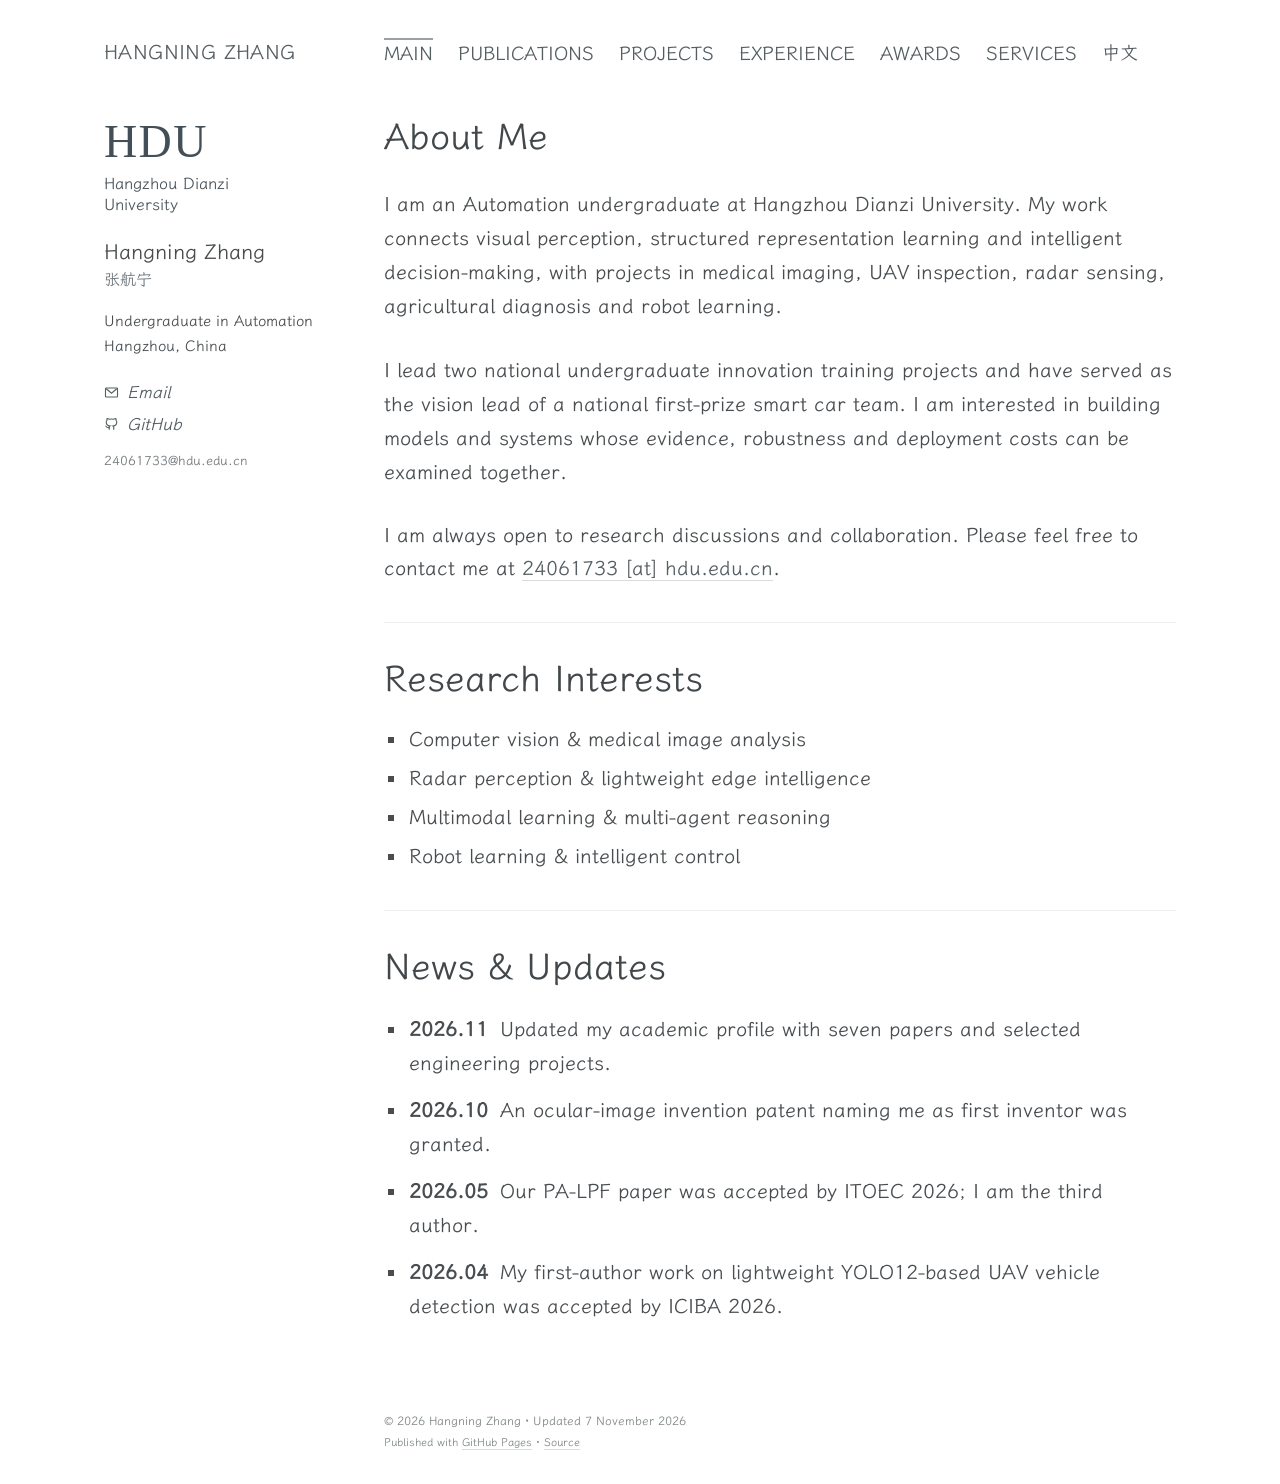
<file: index.html>
<!doctype html>
<html lang="en">
<head>
  <meta charset="utf-8">
  <meta name="viewport" content="width=device-width, initial-scale=1">
  <meta name="description" content="About Me · Hangning Zhang · Hangzhou Dianzi University">
  <meta name="theme-color" content="#ffffff">
  <title>About Me – Hangning Zhang</title>
  <link rel="icon" href="./favicon.svg" type="image/svg+xml">
  <link rel="preload" href="./assets/wenkai-subset.woff" as="font" type="font/woff" crossorigin>
  <link rel="stylesheet" href="./styles.css?v=20261107-reference">
  <link rel="alternate" hreflang="zh-CN" href="./zh-cn.html">
  <script src="./main.js?v=20261107-reference" defer></script>
</head>
<body data-page="home">
  <a class="skip" href="#main">Skip to content</a>
  <header class="masthead"><div class="masthead-inner">
    <a class="site-name" href="./index.html">HANGNING ZHANG</a>
    <nav class="page-nav" aria-label="Main navigation"><a href="./index.html" aria-current="page">MAIN</a><a href="./publications.html">PUBLICATIONS</a><a href="./projects.html">PROJECTS</a><a href="./experience.html">EXPERIENCE</a><a href="./awards.html">AWARDS</a><a href="./services.html">SERVICES</a><a class="language-link" lang="zh-CN" href="./zh-cn.html">中文</a></nav></div></header>
<div class="page-layout">
  <aside class="profile" aria-label="Profile">
    <a class="university-mark" href="https://www.hdu.edu.cn/" aria-label="Hangzhou Dianzi University"><span class="university-initials" aria-hidden="true">HDU</span><span class="university-name">Hangzhou Dianzi University</span></a>
    <p class="profile-name">Hangning Zhang</p><p class="profile-other-name" lang="zh-CN">张航宁</p>
    <p class="profile-bio">Undergraduate in Automation<br>Hangzhou, China</p>
    <ul class="profile-links">
      <li><a href="mailto:24061733@hdu.edu.cn"><svg viewBox="0 0 20 20" aria-hidden="true"><rect x="2" y="4" width="16" height="12" rx="1"/><path d="m3 5 7 6 7-6"/></svg>Email</a></li>
      <li><a href="https://github.com/zhang-hn-1"><svg viewBox="0 0 20 20" aria-hidden="true"><path d="M7 17v-3c-4 1-4-2-5-2m11 5v-3c0-1-.4-1.6-1-2 3-.3 5-1.5 5-5 0-1-.4-2-1-2.5.2-.7.2-1.5-.2-2.5-1.5 0-2.5.7-3 1a12 12 0 0 0-5.6 0c-.5-.3-1.5-1-3-1-.4 1-.4 1.8-.2 2.5C3.4 5 3 6 3 7c0 3.5 2 4.7 5 5-.6.4-1 1-1 2"/></svg>GitHub</a></li>
    </ul>
    <p class="profile-email">24061733@hdu.edu.cn</p>
  </aside>
  <main id="main"><h1 class="page-title">About Me</h1>
<section id="about"><p class="intro">I am an Automation undergraduate at Hangzhou Dianzi University. My work connects visual perception, structured representation learning and intelligent decision-making, with projects in medical imaging, UAV inspection, radar sensing, agricultural diagnosis and robot learning.</p>
<p class="intro">I lead two national undergraduate innovation training projects and have served as the vision lead of a national first-prize smart car team. I am interested in building models and systems whose evidence, robustness and deployment costs can be examined together.</p></section><p>I am always open to research discussions and collaboration. Please feel free to contact me at <a href="mailto:24061733@hdu.edu.cn">24061733 [at] hdu.edu.cn</a>.</p><section id="interests" class="home-section"><h2>Research Interests</h2><ul><li>Computer vision &amp; medical image analysis</li><li>Radar perception &amp; lightweight edge intelligence</li><li>Multimodal learning &amp; multi-agent reasoning</li><li>Robot learning &amp; intelligent control</li></ul></section><section id="news" class="home-section"><h2>News & Updates</h2><ul class="news-list"><li><span class="news-date">2026.11</span> Updated my academic profile with seven papers and selected engineering projects.</li><li><span class="news-date">2026.10</span> An ocular-image invention patent naming me as first inventor was granted.</li><li><span class="news-date">2026.05</span> Our PA-LPF paper was accepted by ITOEC 2026; I am the third author.</li><li><span class="news-date">2026.04</span> My first-author work on lightweight YOLO12-based UAV vehicle detection was accepted by ICIBA 2026.</li></ul></section></main></div>
<footer class="site-footer"><p>© 2026 Hangning Zhang · Updated 7 November 2026<br><span>Published with <a href="https://pages.github.com/">GitHub Pages</a> · <a href="https://github.com/zhang-hn-1/zhang-hn-1.github.io">Source</a></span></p></footer>
</body>
</html>
</file>
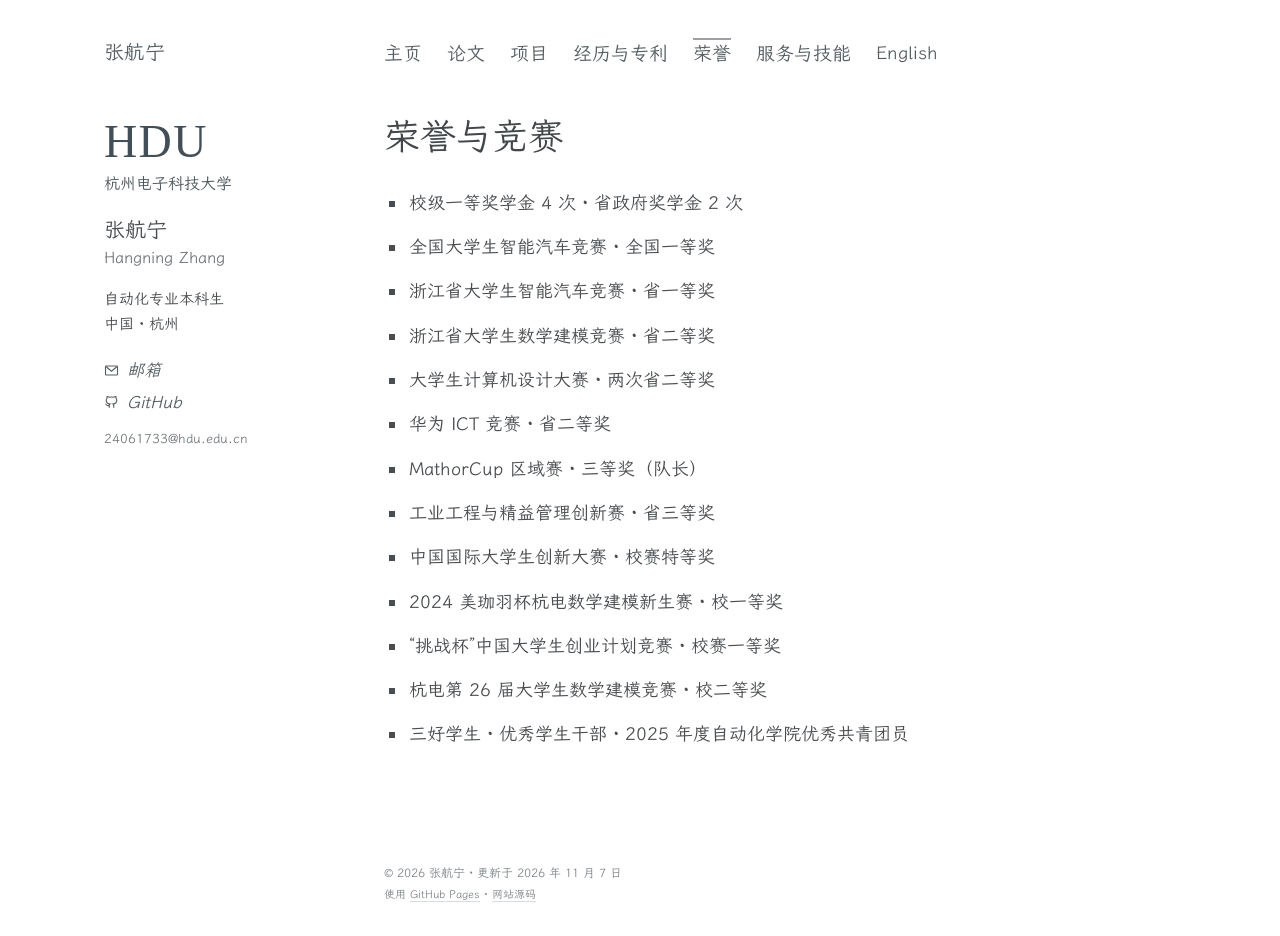
<file: awards-zh.html>
<!doctype html>
<html lang="zh-CN">
<head>
  <meta charset="utf-8">
  <meta name="viewport" content="width=device-width, initial-scale=1">
  <meta name="description" content="荣誉与竞赛 · 张航宁 · 杭州电子科技大学">
  <meta name="theme-color" content="#ffffff">
  <title>荣誉与竞赛 – 张航宁</title>
  <link rel="icon" href="./favicon.svg" type="image/svg+xml">
  <link rel="preload" href="./assets/wenkai-subset.woff" as="font" type="font/woff" crossorigin>
  <link rel="stylesheet" href="./styles.css?v=20261107-reference">
  <link rel="alternate" hreflang="en" href="./awards.html">
  <script src="./main.js?v=20261107-reference" defer></script>
</head>
<body data-page="awards">
  <a class="skip" href="#main">跳至正文</a>
  <header class="masthead"><div class="masthead-inner">
    <a class="site-name" href="./zh-cn.html">张航宁</a>
    <nav class="page-nav" aria-label="主导航"><a href="./zh-cn.html">主页</a><a href="./publications-zh.html">论文</a><a href="./projects-zh.html">项目</a><a href="./experience-zh.html">经历与专利</a><a href="./awards-zh.html" aria-current="page">荣誉</a><a href="./services-zh.html">服务与技能</a><a class="language-link" lang="en" href="./awards.html">English</a></nav></div></header>
<div class="page-layout">
  <aside class="profile" aria-label="个人信息">
    <a class="university-mark" href="https://www.hdu.edu.cn/" aria-label="杭州电子科技大学"><span class="university-initials" aria-hidden="true">HDU</span><span class="university-name">杭州电子科技大学</span></a>
    <p class="profile-name">张航宁</p><p class="profile-other-name" lang="en">Hangning Zhang</p>
    <p class="profile-bio">自动化专业本科生<br>中国 · 杭州</p>
    <ul class="profile-links">
      <li><a href="mailto:24061733@hdu.edu.cn"><svg viewBox="0 0 20 20" aria-hidden="true"><rect x="2" y="4" width="16" height="12" rx="1"/><path d="m3 5 7 6 7-6"/></svg>邮箱</a></li>
      <li><a href="https://github.com/zhang-hn-1"><svg viewBox="0 0 20 20" aria-hidden="true"><path d="M7 17v-3c-4 1-4-2-5-2m11 5v-3c0-1-.4-1.6-1-2 3-.3 5-1.5 5-5 0-1-.4-2-1-2.5.2-.7.2-1.5-.2-2.5-1.5 0-2.5.7-3 1a12 12 0 0 0-5.6 0c-.5-.3-1.5-1-3-1-.4 1-.4 1.8-.2 2.5C3.4 5 3 6 3 7c0 3.5 2 4.7 5 5-.6.4-1 1-1 2"/></svg>GitHub</a></li>
    </ul>
    <p class="profile-email">24061733@hdu.edu.cn</p>
  </aside>
  <main id="main"><h1 class="page-title">荣誉与竞赛</h1>
<section id="honors" class="content-section">
      <ul class="honors">
<li><span>校级一等奖学金 4 次 · 省政府奖学金 2 次</span></li>
<li><span>全国大学生智能汽车竞赛 · 全国一等奖</span></li>
<li><span>浙江省大学生智能汽车竞赛 · 省一等奖</span></li>
<li><span>浙江省大学生数学建模竞赛 · 省二等奖</span></li>
<li><span>大学生计算机设计大赛 · 两次省二等奖</span></li>
<li><span>华为 ICT 竞赛 · 省二等奖</span></li>
<li><span>MathorCup 区域赛 · 三等奖（队长）</span></li>
<li><span>工业工程与精益管理创新赛 · 省三等奖</span></li>
<li><span>中国国际大学生创新大赛 · 校赛特等奖</span></li>
<li><span>2024 美珈羽杯杭电数学建模新生赛 · 校一等奖</span></li>
<li><span>“挑战杯”中国大学生创业计划竞赛 · 校赛一等奖</span></li>
<li><span>杭电第 26 届大学生数学建模竞赛 · 校二等奖</span></li>
<li><span>三好学生 · 优秀学生干部 · 2025 年度自动化学院优秀共青团员</span></li>
</ul></section>
</main></div>
<footer class="site-footer"><p>© 2026 张航宁 · 更新于 2026 年 11 月 7 日<br><span>使用 <a href="https://pages.github.com/">GitHub Pages</a> · <a href="https://github.com/zhang-hn-1/zhang-hn-1.github.io">网站源码</a></span></p></footer>
</body>
</html>
</file>
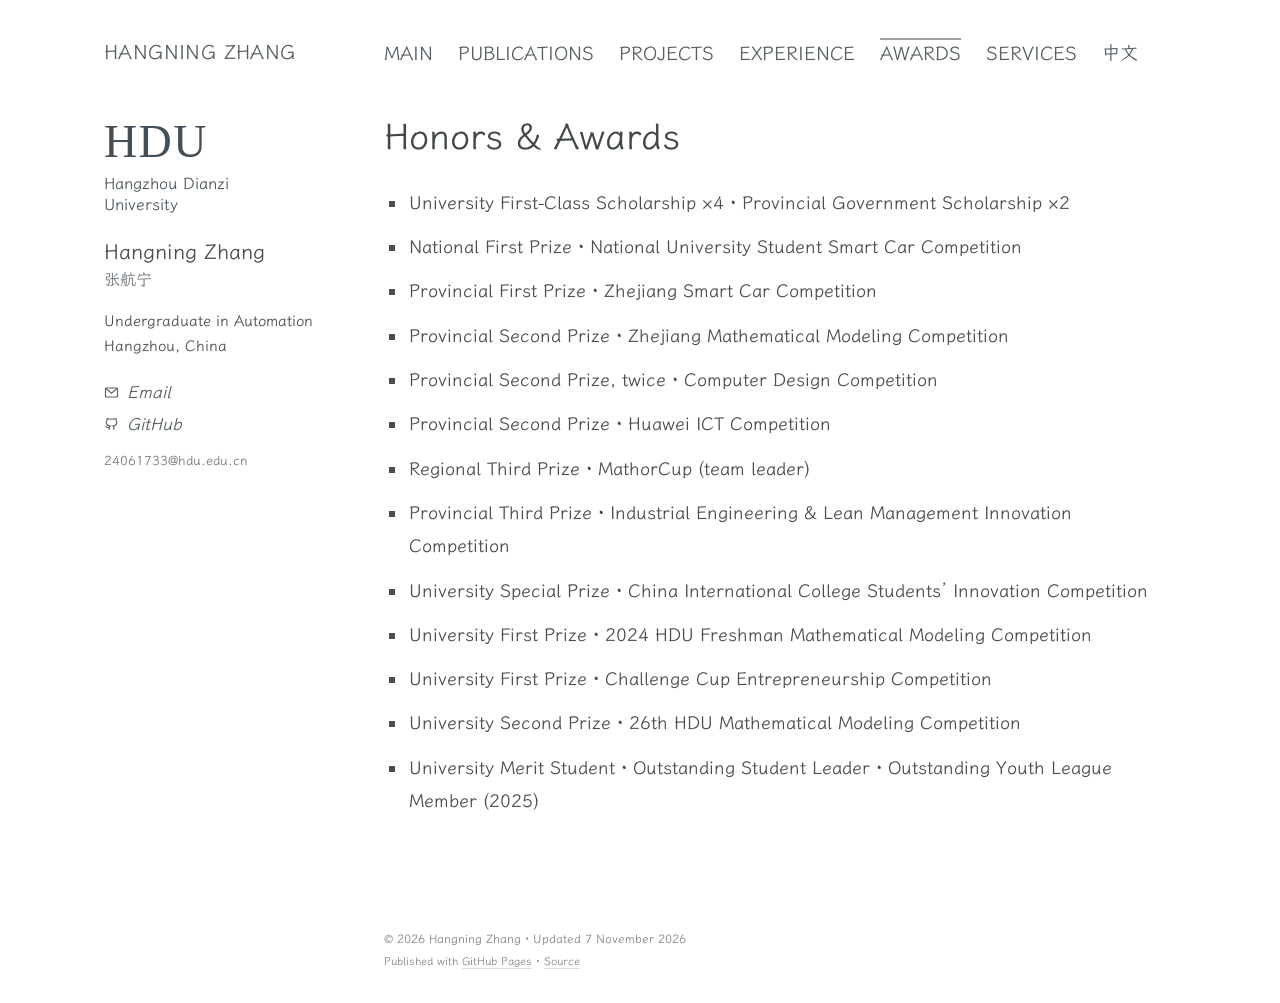
<file: awards.html>
<!doctype html>
<html lang="en">
<head>
  <meta charset="utf-8">
  <meta name="viewport" content="width=device-width, initial-scale=1">
  <meta name="description" content="Honors &amp; Awards · Hangning Zhang · Hangzhou Dianzi University">
  <meta name="theme-color" content="#ffffff">
  <title>Honors &amp; Awards – Hangning Zhang</title>
  <link rel="icon" href="./favicon.svg" type="image/svg+xml">
  <link rel="preload" href="./assets/wenkai-subset.woff" as="font" type="font/woff" crossorigin>
  <link rel="stylesheet" href="./styles.css?v=20261107-reference">
  <link rel="alternate" hreflang="zh-CN" href="./awards-zh.html">
  <script src="./main.js?v=20261107-reference" defer></script>
</head>
<body data-page="awards">
  <a class="skip" href="#main">Skip to content</a>
  <header class="masthead"><div class="masthead-inner">
    <a class="site-name" href="./index.html">HANGNING ZHANG</a>
    <nav class="page-nav" aria-label="Main navigation"><a href="./index.html">MAIN</a><a href="./publications.html">PUBLICATIONS</a><a href="./projects.html">PROJECTS</a><a href="./experience.html">EXPERIENCE</a><a href="./awards.html" aria-current="page">AWARDS</a><a href="./services.html">SERVICES</a><a class="language-link" lang="zh-CN" href="./awards-zh.html">中文</a></nav></div></header>
<div class="page-layout">
  <aside class="profile" aria-label="Profile">
    <a class="university-mark" href="https://www.hdu.edu.cn/" aria-label="Hangzhou Dianzi University"><span class="university-initials" aria-hidden="true">HDU</span><span class="university-name">Hangzhou Dianzi University</span></a>
    <p class="profile-name">Hangning Zhang</p><p class="profile-other-name" lang="zh-CN">张航宁</p>
    <p class="profile-bio">Undergraduate in Automation<br>Hangzhou, China</p>
    <ul class="profile-links">
      <li><a href="mailto:24061733@hdu.edu.cn"><svg viewBox="0 0 20 20" aria-hidden="true"><rect x="2" y="4" width="16" height="12" rx="1"/><path d="m3 5 7 6 7-6"/></svg>Email</a></li>
      <li><a href="https://github.com/zhang-hn-1"><svg viewBox="0 0 20 20" aria-hidden="true"><path d="M7 17v-3c-4 1-4-2-5-2m11 5v-3c0-1-.4-1.6-1-2 3-.3 5-1.5 5-5 0-1-.4-2-1-2.5.2-.7.2-1.5-.2-2.5-1.5 0-2.5.7-3 1a12 12 0 0 0-5.6 0c-.5-.3-1.5-1-3-1-.4 1-.4 1.8-.2 2.5C3.4 5 3 6 3 7c0 3.5 2 4.7 5 5-.6.4-1 1-1 2"/></svg>GitHub</a></li>
    </ul>
    <p class="profile-email">24061733@hdu.edu.cn</p>
  </aside>
  <main id="main"><h1 class="page-title">Honors &amp; Awards</h1>
<section id="honors" class="content-section">
      <ul class="honors">
<li><span>University First-Class Scholarship ×4 · Provincial Government Scholarship ×2</span></li>
<li><span>National First Prize · National University Student Smart Car Competition</span></li>
<li><span>Provincial First Prize · Zhejiang Smart Car Competition</span></li>
<li><span>Provincial Second Prize · Zhejiang Mathematical Modeling Competition</span></li>
<li><span>Provincial Second Prize, twice · Computer Design Competition</span></li>
<li><span>Provincial Second Prize · Huawei ICT Competition</span></li>
<li><span>Regional Third Prize · MathorCup (team leader)</span></li>
<li><span>Provincial Third Prize · Industrial Engineering &amp; Lean Management Innovation Competition</span></li>
<li><span>University Special Prize · China International College Students’ Innovation Competition</span></li>
<li><span>University First Prize · 2024 HDU Freshman Mathematical Modeling Competition</span></li>
<li><span>University First Prize · Challenge Cup Entrepreneurship Competition</span></li>
<li><span>University Second Prize · 26th HDU Mathematical Modeling Competition</span></li>
<li><span>University Merit Student · Outstanding Student Leader · Outstanding Youth League Member (2025)</span></li>
</ul></section>
</main></div>
<footer class="site-footer"><p>© 2026 Hangning Zhang · Updated 7 November 2026<br><span>Published with <a href="https://pages.github.com/">GitHub Pages</a> · <a href="https://github.com/zhang-hn-1/zhang-hn-1.github.io">Source</a></span></p></footer>
</body>
</html>
</file>
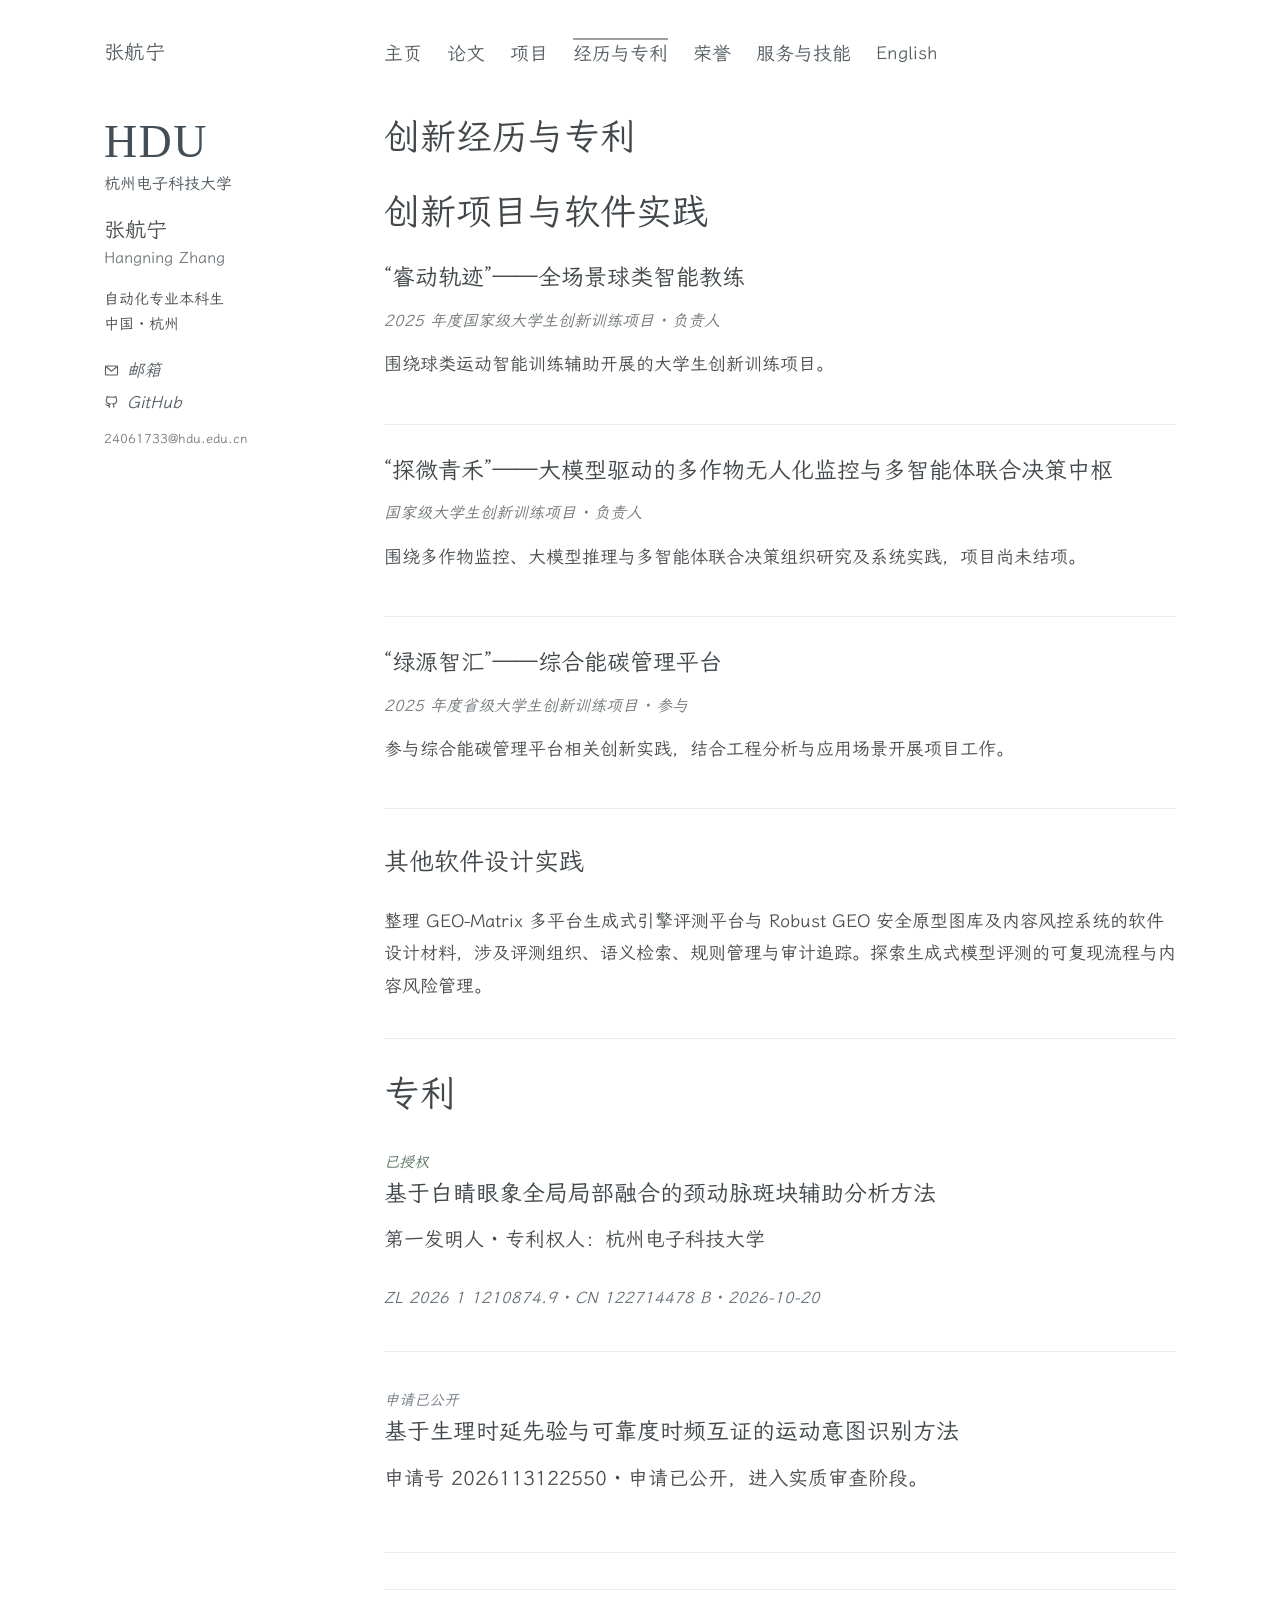
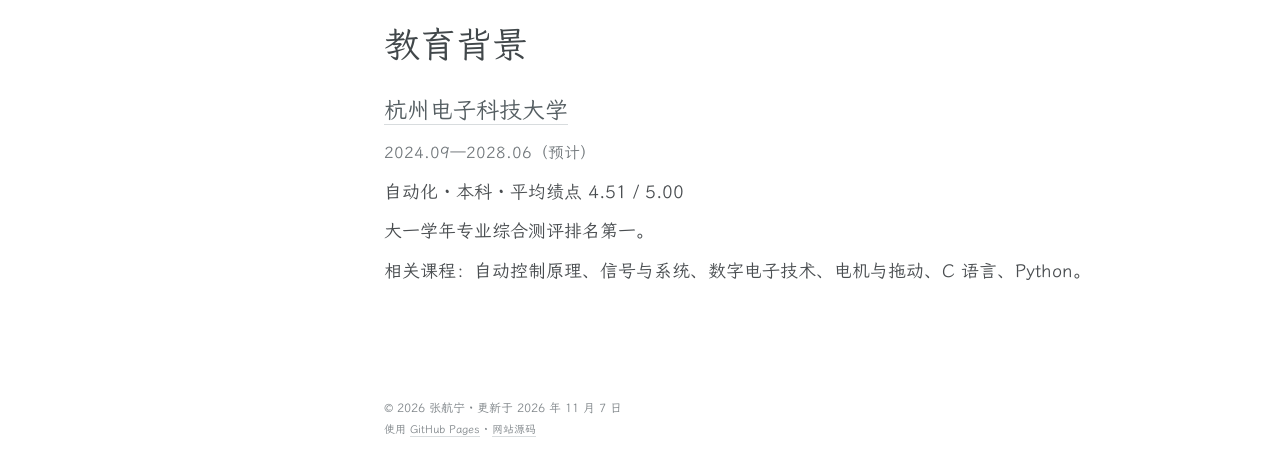
<file: experience-zh.html>
<!doctype html>
<html lang="zh-CN">
<head>
  <meta charset="utf-8">
  <meta name="viewport" content="width=device-width, initial-scale=1">
  <meta name="description" content="创新经历与专利 · 张航宁 · 杭州电子科技大学">
  <meta name="theme-color" content="#ffffff">
  <title>创新经历与专利 – 张航宁</title>
  <link rel="icon" href="./favicon.svg" type="image/svg+xml">
  <link rel="preload" href="./assets/wenkai-subset.woff" as="font" type="font/woff" crossorigin>
  <link rel="stylesheet" href="./styles.css?v=20261107-reference">
  <link rel="alternate" hreflang="en" href="./experience.html">
  <script src="./main.js?v=20261107-reference" defer></script>
</head>
<body data-page="experience">
  <a class="skip" href="#main">跳至正文</a>
  <header class="masthead"><div class="masthead-inner">
    <a class="site-name" href="./zh-cn.html">张航宁</a>
    <nav class="page-nav" aria-label="主导航"><a href="./zh-cn.html">主页</a><a href="./publications-zh.html">论文</a><a href="./projects-zh.html">项目</a><a href="./experience-zh.html" aria-current="page">经历与专利</a><a href="./awards-zh.html">荣誉</a><a href="./services-zh.html">服务与技能</a><a class="language-link" lang="en" href="./experience.html">English</a></nav></div></header>
<div class="page-layout">
  <aside class="profile" aria-label="个人信息">
    <a class="university-mark" href="https://www.hdu.edu.cn/" aria-label="杭州电子科技大学"><span class="university-initials" aria-hidden="true">HDU</span><span class="university-name">杭州电子科技大学</span></a>
    <p class="profile-name">张航宁</p><p class="profile-other-name" lang="en">Hangning Zhang</p>
    <p class="profile-bio">自动化专业本科生<br>中国 · 杭州</p>
    <ul class="profile-links">
      <li><a href="mailto:24061733@hdu.edu.cn"><svg viewBox="0 0 20 20" aria-hidden="true"><rect x="2" y="4" width="16" height="12" rx="1"/><path d="m3 5 7 6 7-6"/></svg>邮箱</a></li>
      <li><a href="https://github.com/zhang-hn-1"><svg viewBox="0 0 20 20" aria-hidden="true"><path d="M7 17v-3c-4 1-4-2-5-2m11 5v-3c0-1-.4-1.6-1-2 3-.3 5-1.5 5-5 0-1-.4-2-1-2.5.2-.7.2-1.5-.2-2.5-1.5 0-2.5.7-3 1a12 12 0 0 0-5.6 0c-.5-.3-1.5-1-3-1-.4 1-.4 1.8-.2 2.5C3.4 5 3 6 3 7c0 3.5 2 4.7 5 5-.6.4-1 1-1 2"/></svg>GitHub</a></li>
    </ul>
    <p class="profile-email">24061733@hdu.edu.cn</p>
  </aside>
  <main id="main"><h1 class="page-title">创新经历与专利</h1>
<section id="innovation" class="content-section">
      <h2>创新项目与软件实践</h2>
      <article class="project">
      <h3>“睿动轨迹”——全场景球类智能教练</h3><p class="project-meta">2025 年度国家级大学生创新训练项目 · 负责人</p><p class="">围绕球类运动智能训练辅助开展的大学生创新训练项目。</p></article>

      <article class="project">
      <h3>“探微青禾”——大模型驱动的多作物无人化监控与多智能体联合决策中枢</h3><p class="project-meta">国家级大学生创新训练项目 · 负责人</p><p class="">围绕多作物监控、大模型推理与多智能体联合决策组织研究及系统实践，项目尚未结项。</p></article>

      <article class="project">
      <h3>“绿源智汇”——综合能碳管理平台</h3><p class="project-meta">2025 年度省级大学生创新训练项目 · 参与</p><p class="">参与综合能碳管理平台相关创新实践，结合工程分析与应用场景开展项目工作。</p></article>

      <h3 class="group-heading">其他软件设计实践</h3><p class="service">整理 GEO-Matrix 多平台生成式引擎评测平台与 Robust GEO 安全原型图库及内容风控系统的软件设计材料，涉及评测组织、语义检索、规则管理与审计追踪。探索生成式模型评测的可复现流程与内容风险管理。</p></section>
<section id="patents" class="content-section">
      <h2>专利</h2>
      <article class="paper"><span class="status accepted">已授权</span>
      <h3>基于白睛眼象全局局部融合的颈动脉斑块辅助分析方法</h3><p class="">第一发明人 · 专利权人：杭州电子科技大学</p><p class="venue">ZL 2026 1 1210874.9 · CN 122714478 B · 2026-10-20</p></article>

      <article class="paper"><span class="status submitted">申请已公开</span>
      <h3>基于生理时延先验与可靠度时频互证的运动意图识别方法</h3><p class="">申请号 2026113122550 · 申请已公开，进入实质审查阶段。</p></article>
</section>
<section id="education" class="content-section">
      <h2>教育背景</h2><div class="education"><div class="education-top">
      <h3><a href="https://www.hdu.edu.cn/">杭州电子科技大学</a></h3><span class="date">2024.09—2028.06（预计）</span></div><p class="gpa">自动化 · 本科 · 平均绩点 4.51 / 5.00</p><p class="">大一学年专业综合测评排名第一。</p><p class="">相关课程：自动控制原理、信号与系统、数字电子技术、电机与拖动、C 语言、Python。</p></div></section>
</main></div>
<footer class="site-footer"><p>© 2026 张航宁 · 更新于 2026 年 11 月 7 日<br><span>使用 <a href="https://pages.github.com/">GitHub Pages</a> · <a href="https://github.com/zhang-hn-1/zhang-hn-1.github.io">网站源码</a></span></p></footer>
</body>
</html>
</file>
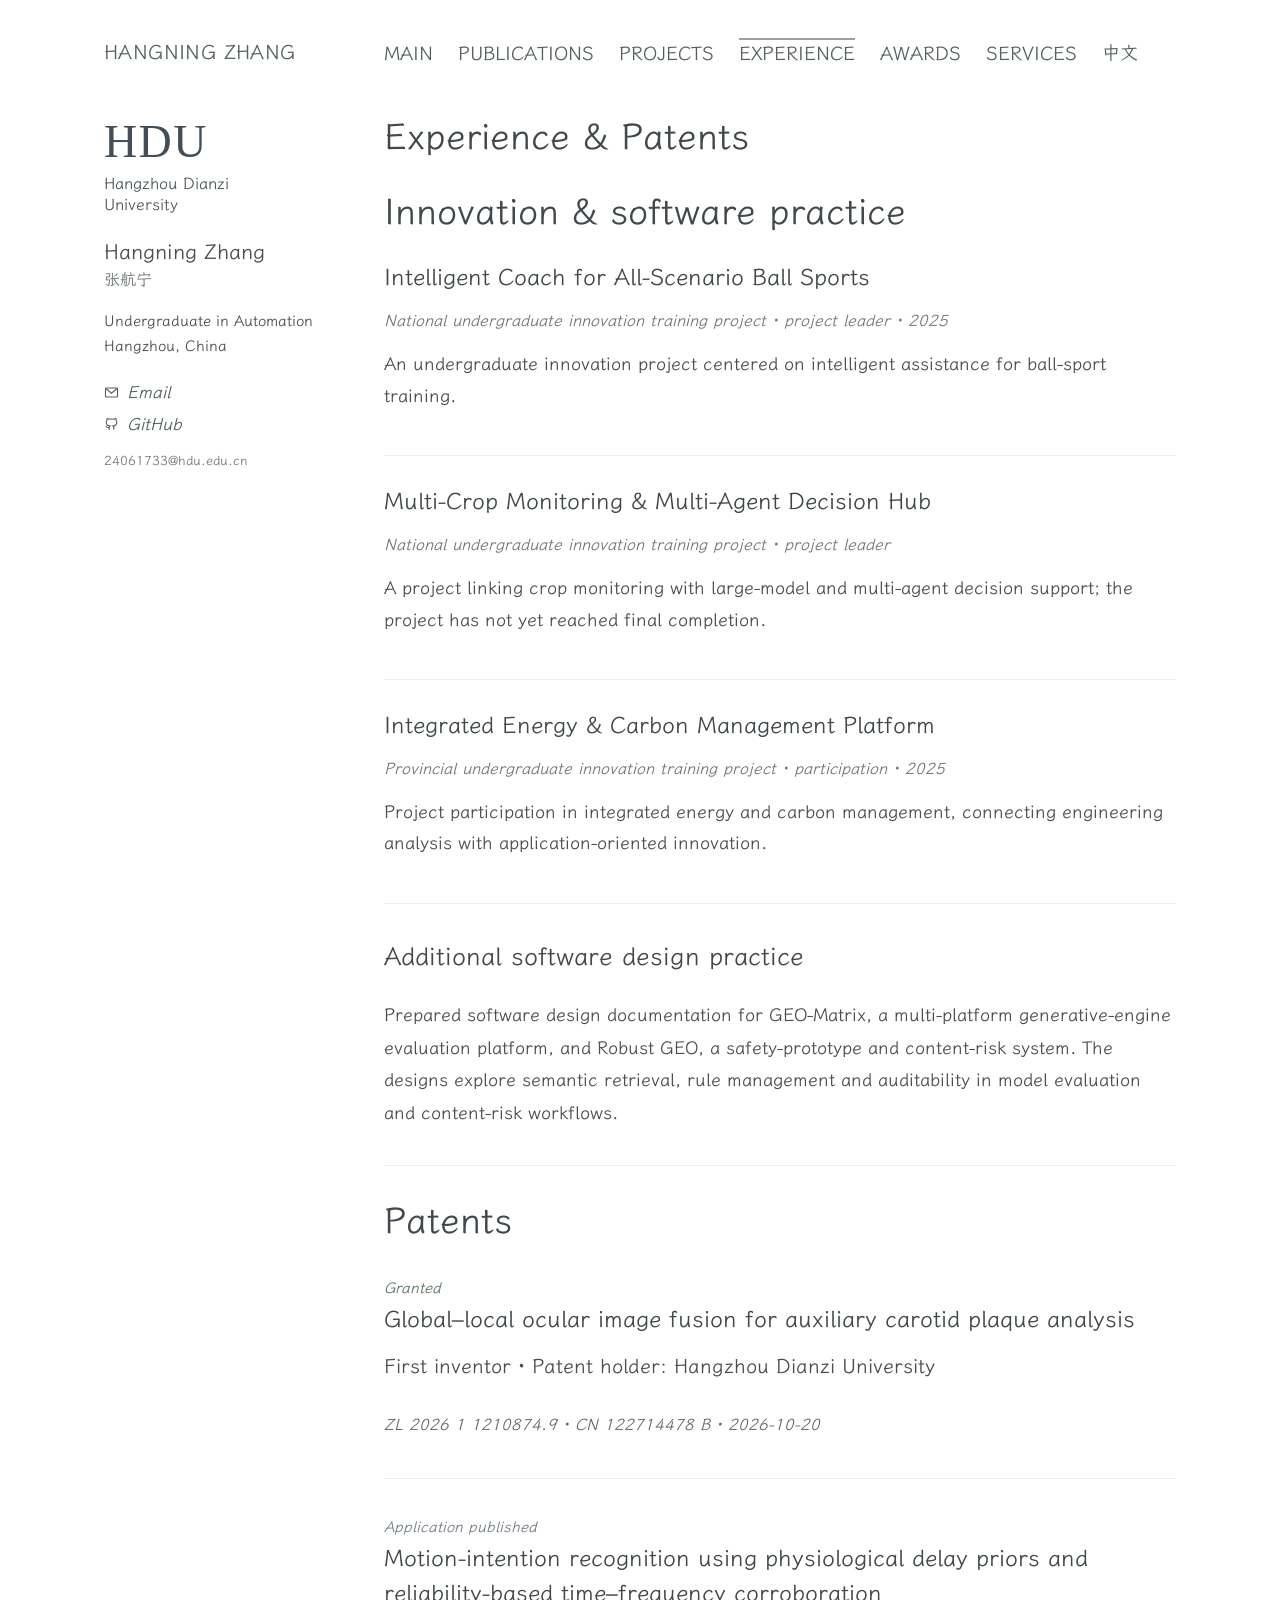
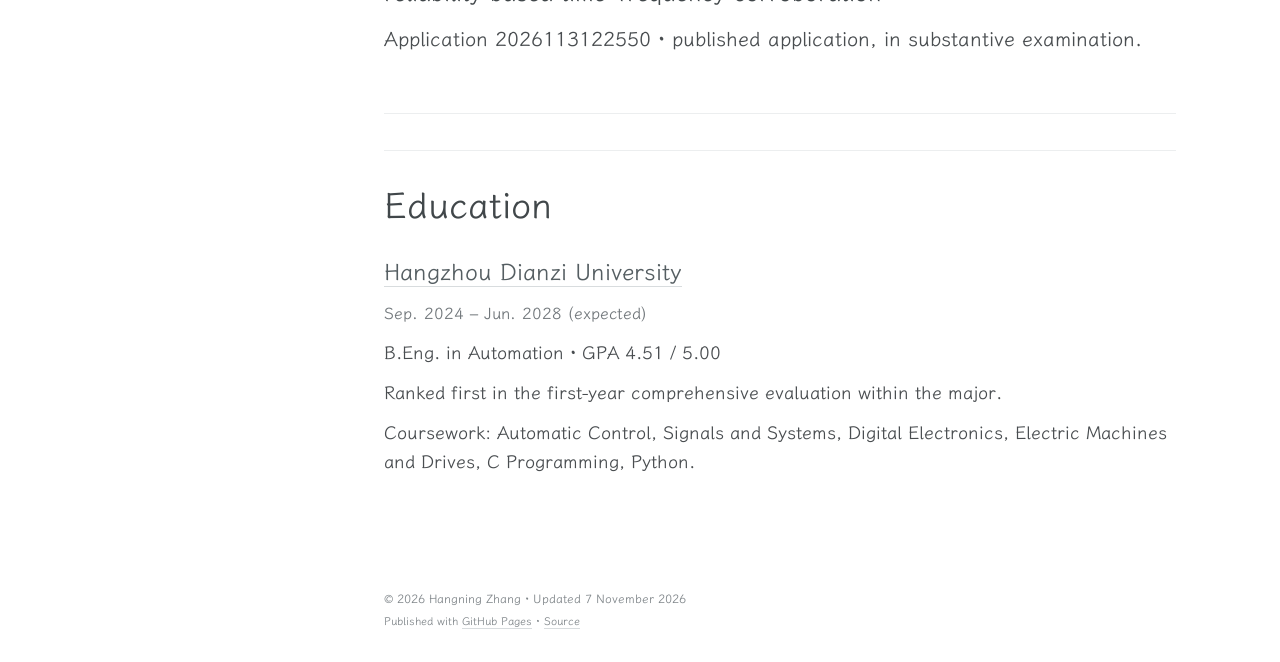
<file: experience.html>
<!doctype html>
<html lang="en">
<head>
  <meta charset="utf-8">
  <meta name="viewport" content="width=device-width, initial-scale=1">
  <meta name="description" content="Experience &amp; Patents · Hangning Zhang · Hangzhou Dianzi University">
  <meta name="theme-color" content="#ffffff">
  <title>Experience &amp; Patents – Hangning Zhang</title>
  <link rel="icon" href="./favicon.svg" type="image/svg+xml">
  <link rel="preload" href="./assets/wenkai-subset.woff" as="font" type="font/woff" crossorigin>
  <link rel="stylesheet" href="./styles.css?v=20261107-reference">
  <link rel="alternate" hreflang="zh-CN" href="./experience-zh.html">
  <script src="./main.js?v=20261107-reference" defer></script>
</head>
<body data-page="experience">
  <a class="skip" href="#main">Skip to content</a>
  <header class="masthead"><div class="masthead-inner">
    <a class="site-name" href="./index.html">HANGNING ZHANG</a>
    <nav class="page-nav" aria-label="Main navigation"><a href="./index.html">MAIN</a><a href="./publications.html">PUBLICATIONS</a><a href="./projects.html">PROJECTS</a><a href="./experience.html" aria-current="page">EXPERIENCE</a><a href="./awards.html">AWARDS</a><a href="./services.html">SERVICES</a><a class="language-link" lang="zh-CN" href="./experience-zh.html">中文</a></nav></div></header>
<div class="page-layout">
  <aside class="profile" aria-label="Profile">
    <a class="university-mark" href="https://www.hdu.edu.cn/" aria-label="Hangzhou Dianzi University"><span class="university-initials" aria-hidden="true">HDU</span><span class="university-name">Hangzhou Dianzi University</span></a>
    <p class="profile-name">Hangning Zhang</p><p class="profile-other-name" lang="zh-CN">张航宁</p>
    <p class="profile-bio">Undergraduate in Automation<br>Hangzhou, China</p>
    <ul class="profile-links">
      <li><a href="mailto:24061733@hdu.edu.cn"><svg viewBox="0 0 20 20" aria-hidden="true"><rect x="2" y="4" width="16" height="12" rx="1"/><path d="m3 5 7 6 7-6"/></svg>Email</a></li>
      <li><a href="https://github.com/zhang-hn-1"><svg viewBox="0 0 20 20" aria-hidden="true"><path d="M7 17v-3c-4 1-4-2-5-2m11 5v-3c0-1-.4-1.6-1-2 3-.3 5-1.5 5-5 0-1-.4-2-1-2.5.2-.7.2-1.5-.2-2.5-1.5 0-2.5.7-3 1a12 12 0 0 0-5.6 0c-.5-.3-1.5-1-3-1-.4 1-.4 1.8-.2 2.5C3.4 5 3 6 3 7c0 3.5 2 4.7 5 5-.6.4-1 1-1 2"/></svg>GitHub</a></li>
    </ul>
    <p class="profile-email">24061733@hdu.edu.cn</p>
  </aside>
  <main id="main"><h1 class="page-title">Experience &amp; Patents</h1>
<section id="innovation" class="content-section">
      <h2>Innovation &amp; software practice</h2>
      <article class="project">
      <h3>Intelligent Coach for All-Scenario Ball Sports</h3><p class="project-meta">National undergraduate innovation training project · project leader · 2025</p><p class="">An undergraduate innovation project centered on intelligent assistance for ball-sport training.</p></article>

      <article class="project">
      <h3>Multi-Crop Monitoring &amp; Multi-Agent Decision Hub</h3><p class="project-meta">National undergraduate innovation training project · project leader</p><p class="">A project linking crop monitoring with large-model and multi-agent decision support; the project has not yet reached final completion.</p></article>

      <article class="project">
      <h3>Integrated Energy &amp; Carbon Management Platform</h3><p class="project-meta">Provincial undergraduate innovation training project · participation · 2025</p><p class="">Project participation in integrated energy and carbon management, connecting engineering analysis with application-oriented innovation.</p></article>

      <h3 class="group-heading">Additional software design practice</h3><p class="service">Prepared software design documentation for GEO-Matrix, a multi-platform generative-engine evaluation platform, and Robust GEO, a safety-prototype and content-risk system. The designs explore semantic retrieval, rule management and auditability in model evaluation and content-risk workflows.</p></section>
<section id="patents" class="content-section">
      <h2>Patents</h2>
      <article class="paper"><span class="status accepted">Granted</span>
      <h3>Global–local ocular image fusion for auxiliary carotid plaque analysis</h3><p class="">First inventor · Patent holder: Hangzhou Dianzi University</p><p class="venue">ZL 2026 1 1210874.9 · CN 122714478 B · 2026-10-20</p></article>

      <article class="paper"><span class="status submitted">Application published</span>
      <h3>Motion-intention recognition using physiological delay priors and reliability-based time–frequency corroboration</h3><p class="">Application 2026113122550 · published application, in substantive examination.</p></article>
</section>
<section id="education" class="content-section">
      <h2>Education</h2><div class="education"><div class="education-top">
      <h3><a href="https://www.hdu.edu.cn/">Hangzhou Dianzi University</a></h3><span class="date">Sep. 2024 – Jun. 2028 (expected)</span></div><p class="gpa">B.Eng. in Automation · GPA 4.51 / 5.00</p><p class="">Ranked first in the first-year comprehensive evaluation within the major.</p><p class="">Coursework: Automatic Control, Signals and Systems, Digital Electronics, Electric Machines and Drives, C Programming, Python.</p></div></section>
</main></div>
<footer class="site-footer"><p>© 2026 Hangning Zhang · Updated 7 November 2026<br><span>Published with <a href="https://pages.github.com/">GitHub Pages</a> · <a href="https://github.com/zhang-hn-1/zhang-hn-1.github.io">Source</a></span></p></footer>
</body>
</html>
</file>
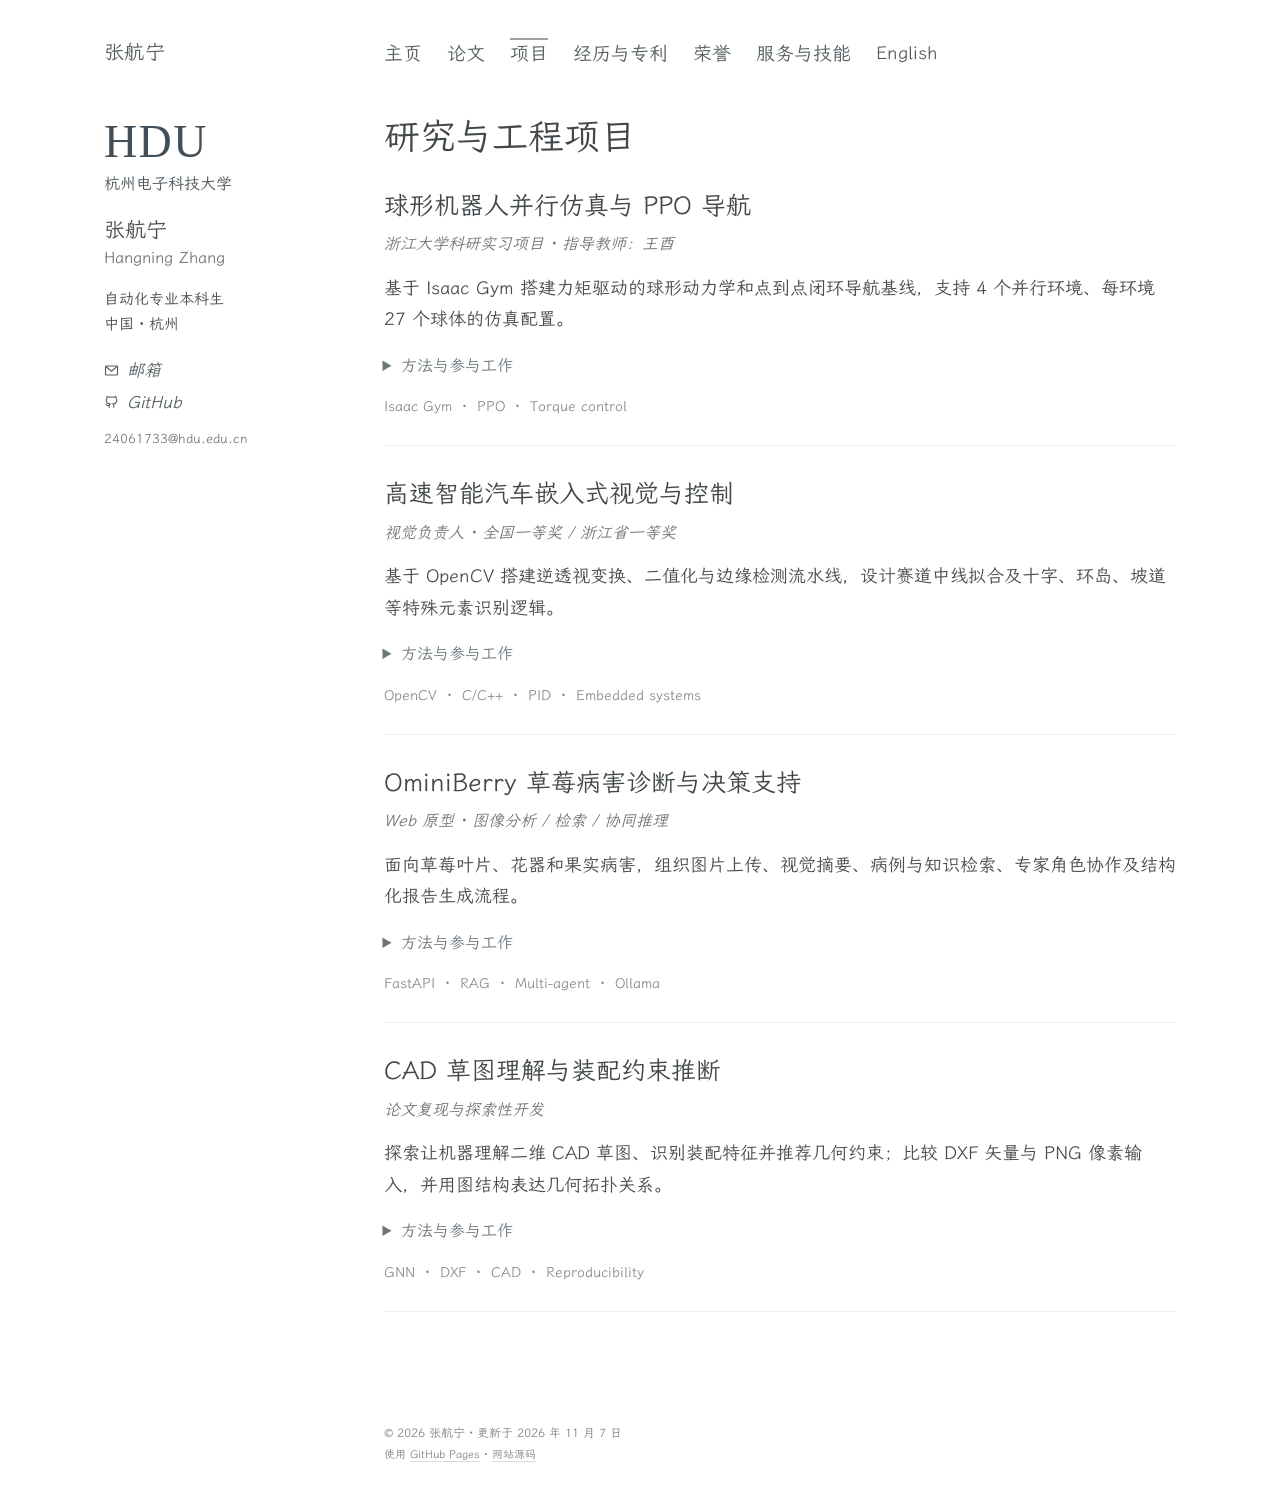
<file: projects-zh.html>
<!doctype html>
<html lang="zh-CN">
<head>
  <meta charset="utf-8">
  <meta name="viewport" content="width=device-width, initial-scale=1">
  <meta name="description" content="研究与工程项目 · 张航宁 · 杭州电子科技大学">
  <meta name="theme-color" content="#ffffff">
  <title>研究与工程项目 – 张航宁</title>
  <link rel="icon" href="./favicon.svg" type="image/svg+xml">
  <link rel="preload" href="./assets/wenkai-subset.woff" as="font" type="font/woff" crossorigin>
  <link rel="stylesheet" href="./styles.css?v=20261107-reference">
  <link rel="alternate" hreflang="en" href="./projects.html">
  <script src="./main.js?v=20261107-reference" defer></script>
</head>
<body data-page="projects">
  <a class="skip" href="#main">跳至正文</a>
  <header class="masthead"><div class="masthead-inner">
    <a class="site-name" href="./zh-cn.html">张航宁</a>
    <nav class="page-nav" aria-label="主导航"><a href="./zh-cn.html">主页</a><a href="./publications-zh.html">论文</a><a href="./projects-zh.html" aria-current="page">项目</a><a href="./experience-zh.html">经历与专利</a><a href="./awards-zh.html">荣誉</a><a href="./services-zh.html">服务与技能</a><a class="language-link" lang="en" href="./projects.html">English</a></nav></div></header>
<div class="page-layout">
  <aside class="profile" aria-label="个人信息">
    <a class="university-mark" href="https://www.hdu.edu.cn/" aria-label="杭州电子科技大学"><span class="university-initials" aria-hidden="true">HDU</span><span class="university-name">杭州电子科技大学</span></a>
    <p class="profile-name">张航宁</p><p class="profile-other-name" lang="en">Hangning Zhang</p>
    <p class="profile-bio">自动化专业本科生<br>中国 · 杭州</p>
    <ul class="profile-links">
      <li><a href="mailto:24061733@hdu.edu.cn"><svg viewBox="0 0 20 20" aria-hidden="true"><rect x="2" y="4" width="16" height="12" rx="1"/><path d="m3 5 7 6 7-6"/></svg>邮箱</a></li>
      <li><a href="https://github.com/zhang-hn-1"><svg viewBox="0 0 20 20" aria-hidden="true"><path d="M7 17v-3c-4 1-4-2-5-2m11 5v-3c0-1-.4-1.6-1-2 3-.3 5-1.5 5-5 0-1-.4-2-1-2.5.2-.7.2-1.5-.2-2.5-1.5 0-2.5.7-3 1a12 12 0 0 0-5.6 0c-.5-.3-1.5-1-3-1-.4 1-.4 1.8-.2 2.5C3.4 5 3 6 3 7c0 3.5 2 4.7 5 5-.6.4-1 1-1 2"/></svg>GitHub</a></li>
    </ul>
    <p class="profile-email">24061733@hdu.edu.cn</p>
  </aside>
  <main id="main"><h1 class="page-title">研究与工程项目</h1>
<section id="research" class="content-section">

      <article class="project" id="project-robot"><div class="project-top">
      <h3>球形机器人并行仿真与 PPO 导航</h3></div><p class="project-meta">浙江大学科研实习项目 · 指导教师：王酉</p><p class="">基于 Isaac Gym 搭建力矩驱动的球形动力学和点到点闭环导航基线，支持 4 个并行环境、每环境 27 个球体的仿真配置。</p>
      <details><summary>方法与参与工作</summary><p class="">设计观测空间、奖励函数、成功判定及独立环境复位，使用 MLP 策略完成 PPO 端到端初步训练并贯通推理流程，为后续控制策略比较建立基线。</p></details>
<div class="tags"><span>Isaac Gym</span><span>PPO</span><span>Torque control</span></div></article>

      <article class="project" id="project-car"><div class="project-top">
      <h3>高速智能汽车嵌入式视觉与控制</h3></div><p class="project-meta">视觉负责人 · 全国一等奖 / 浙江省一等奖</p><p class="">基于 OpenCV 搭建逆透视变换、二值化与边缘检测流水线，设计赛道中线拟合及十字、环岛、坡道等特殊元素识别逻辑。</p>
      <details><summary>方法与参与工作</summary><p class="">设计视觉与底层控制接口，将视觉偏差通过 PID 转化为舵机转向，结合前瞻预判完成弯道减速与直道加速；团队获全国大学生智能汽车竞赛全国一等奖。</p></details>
<div class="tags"><span>OpenCV</span><span>C/C++</span><span>PID</span><span>Embedded systems</span></div></article>

      <article class="project" id="project-ominiberry"><div class="project-top">
      <h3>OminiBerry 草莓病害诊断与决策支持</h3></div><p class="project-meta">Web 原型 · 图像分析 / 检索 / 协同推理</p><p class="">面向草莓叶片、花器和果实病害，组织图片上传、视觉摘要、病例与知识检索、专家角色协作及结构化报告生成流程。</p>
      <details><summary>方法与参与工作</summary><p class="">通过 FastAPI 串联病理推理、鉴别排除、防治建议与栽培管理，保留运行记录、病例沉淀和安全审校信息，使中间证据与输出报告可以追踪。</p></details>
<div class="tags"><span>FastAPI</span><span>RAG</span><span>Multi-agent</span><span>Ollama</span></div></article>

      <article class="project" id="project-cad"><div class="project-top">
      <h3>CAD 草图理解与装配约束推断</h3></div><p class="project-meta">论文复现与探索性开发</p><p class="">探索让机器理解二维 CAD 草图、识别装配特征并推荐几何约束；比较 DXF 矢量与 PNG 像素输入，并用图结构表达几何拓扑关系。</p>
      <details><summary>方法与参与工作</summary><p class="">复现 CReFT-CAD，并在与原论文作者沟通后整理可运行代码、依赖和说明文档，为设计辅助研究建立可复现基础。</p></details>
<div class="tags"><span>GNN</span><span>DXF</span><span>CAD</span><span>Reproducibility</span></div></article>
</section>
</main></div>
<footer class="site-footer"><p>© 2026 张航宁 · 更新于 2026 年 11 月 7 日<br><span>使用 <a href="https://pages.github.com/">GitHub Pages</a> · <a href="https://github.com/zhang-hn-1/zhang-hn-1.github.io">网站源码</a></span></p></footer>
</body>
</html>
</file>
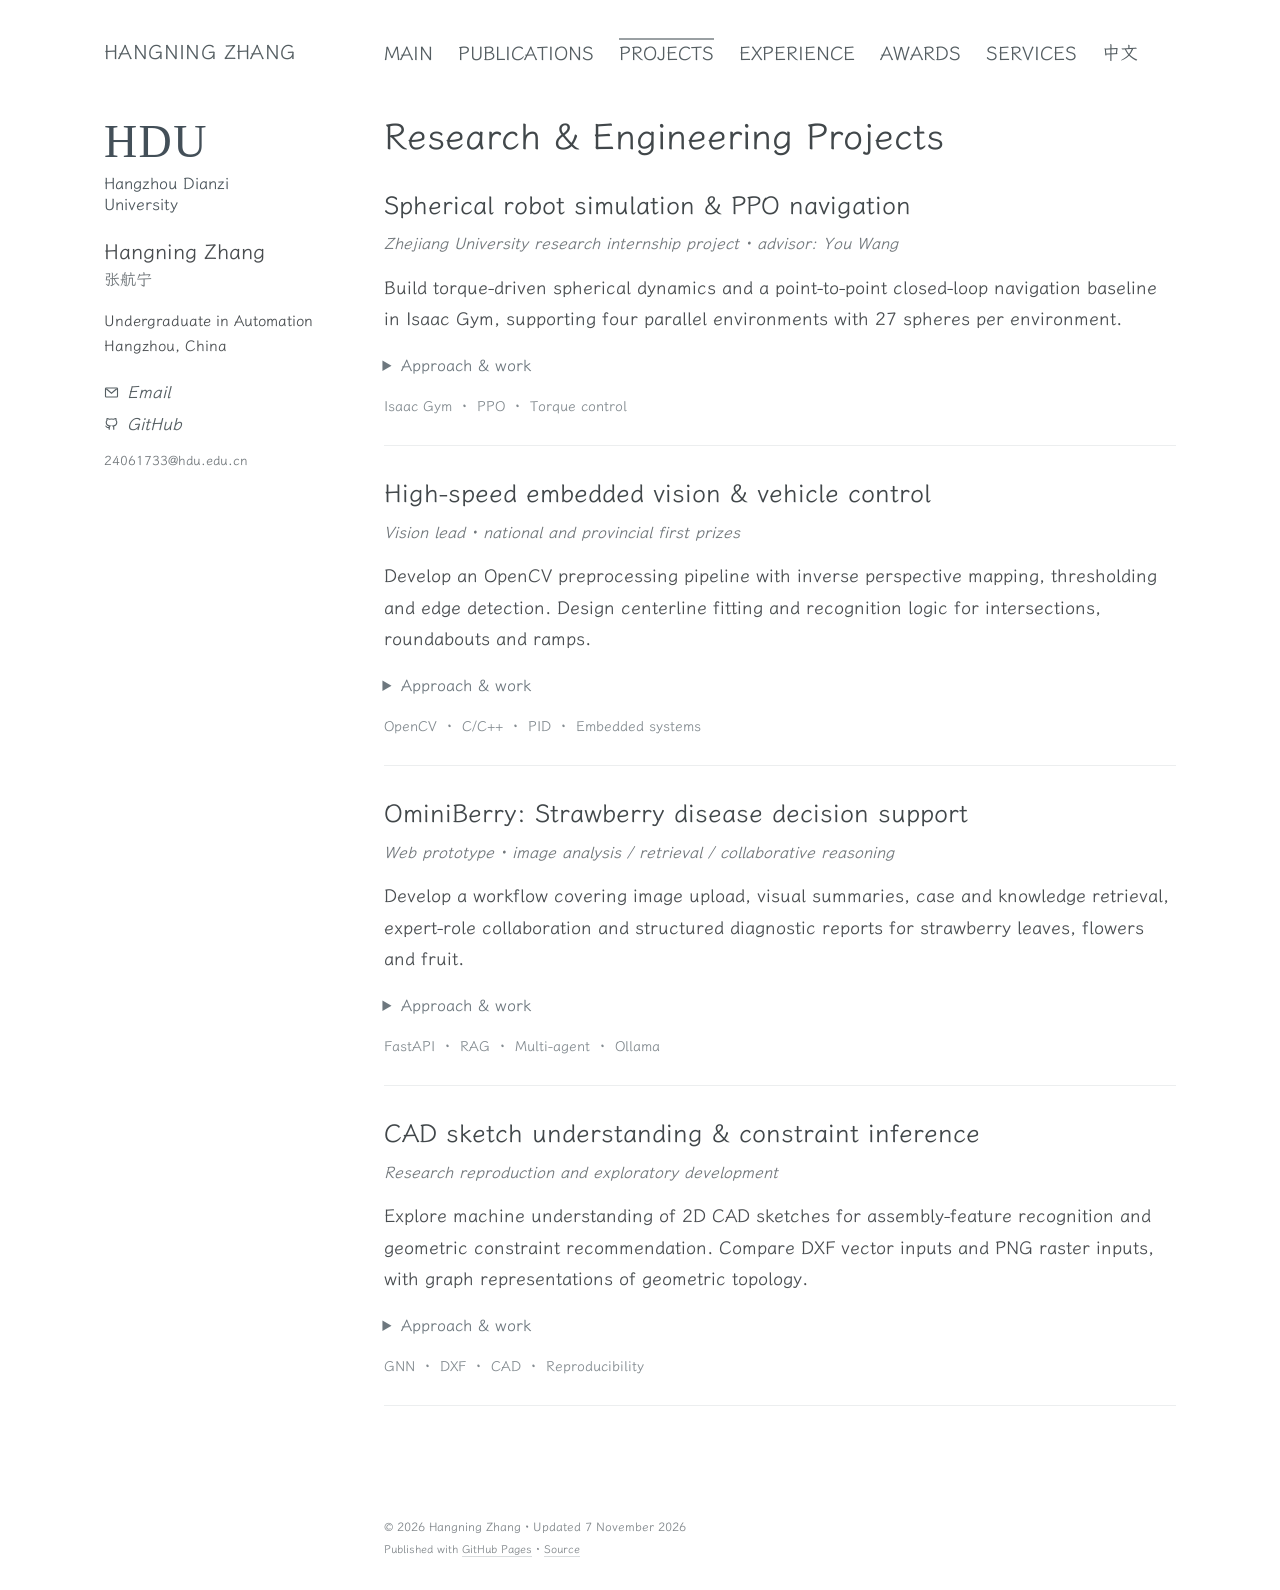
<file: projects.html>
<!doctype html>
<html lang="en">
<head>
  <meta charset="utf-8">
  <meta name="viewport" content="width=device-width, initial-scale=1">
  <meta name="description" content="Research &amp; Engineering Projects · Hangning Zhang · Hangzhou Dianzi University">
  <meta name="theme-color" content="#ffffff">
  <title>Research &amp; Engineering Projects – Hangning Zhang</title>
  <link rel="icon" href="./favicon.svg" type="image/svg+xml">
  <link rel="preload" href="./assets/wenkai-subset.woff" as="font" type="font/woff" crossorigin>
  <link rel="stylesheet" href="./styles.css?v=20261107-reference">
  <link rel="alternate" hreflang="zh-CN" href="./projects-zh.html">
  <script src="./main.js?v=20261107-reference" defer></script>
</head>
<body data-page="projects">
  <a class="skip" href="#main">Skip to content</a>
  <header class="masthead"><div class="masthead-inner">
    <a class="site-name" href="./index.html">HANGNING ZHANG</a>
    <nav class="page-nav" aria-label="Main navigation"><a href="./index.html">MAIN</a><a href="./publications.html">PUBLICATIONS</a><a href="./projects.html" aria-current="page">PROJECTS</a><a href="./experience.html">EXPERIENCE</a><a href="./awards.html">AWARDS</a><a href="./services.html">SERVICES</a><a class="language-link" lang="zh-CN" href="./projects-zh.html">中文</a></nav></div></header>
<div class="page-layout">
  <aside class="profile" aria-label="Profile">
    <a class="university-mark" href="https://www.hdu.edu.cn/" aria-label="Hangzhou Dianzi University"><span class="university-initials" aria-hidden="true">HDU</span><span class="university-name">Hangzhou Dianzi University</span></a>
    <p class="profile-name">Hangning Zhang</p><p class="profile-other-name" lang="zh-CN">张航宁</p>
    <p class="profile-bio">Undergraduate in Automation<br>Hangzhou, China</p>
    <ul class="profile-links">
      <li><a href="mailto:24061733@hdu.edu.cn"><svg viewBox="0 0 20 20" aria-hidden="true"><rect x="2" y="4" width="16" height="12" rx="1"/><path d="m3 5 7 6 7-6"/></svg>Email</a></li>
      <li><a href="https://github.com/zhang-hn-1"><svg viewBox="0 0 20 20" aria-hidden="true"><path d="M7 17v-3c-4 1-4-2-5-2m11 5v-3c0-1-.4-1.6-1-2 3-.3 5-1.5 5-5 0-1-.4-2-1-2.5.2-.7.2-1.5-.2-2.5-1.5 0-2.5.7-3 1a12 12 0 0 0-5.6 0c-.5-.3-1.5-1-3-1-.4 1-.4 1.8-.2 2.5C3.4 5 3 6 3 7c0 3.5 2 4.7 5 5-.6.4-1 1-1 2"/></svg>GitHub</a></li>
    </ul>
    <p class="profile-email">24061733@hdu.edu.cn</p>
  </aside>
  <main id="main"><h1 class="page-title">Research &amp; Engineering Projects</h1>
<section id="research" class="content-section">

      <article class="project" id="project-robot"><div class="project-top">
      <h3>Spherical robot simulation &amp; PPO navigation</h3></div><p class="project-meta">Zhejiang University research internship project · advisor: You Wang</p><p class="">Build torque-driven spherical dynamics and a point-to-point closed-loop navigation baseline in Isaac Gym, supporting four parallel environments with 27 spheres per environment.</p>
      <details><summary>Approach & work</summary><p class="">Implement observations, rewards, success criteria and independent resets. Complete initial end-to-end PPO training with an MLP policy and connect training to inference as a baseline for subsequent policy comparisons.</p></details>
<div class="tags"><span>Isaac Gym</span><span>PPO</span><span>Torque control</span></div></article>

      <article class="project" id="project-car"><div class="project-top">
      <h3>High-speed embedded vision &amp; vehicle control</h3></div><p class="project-meta">Vision lead · national and provincial first prizes</p><p class="">Develop an OpenCV preprocessing pipeline with inverse perspective mapping, thresholding and edge detection. Design centerline fitting and recognition logic for intersections, roundabouts and ramps.</p>
      <details><summary>Approach & work</summary><p class="">Connect visual deviation to steering through a PID interface, with look-ahead strategies for corner deceleration and straight-line acceleration. The team received a National First Prize in the smart car competition.</p></details>
<div class="tags"><span>OpenCV</span><span>C/C++</span><span>PID</span><span>Embedded systems</span></div></article>

      <article class="project" id="project-ominiberry"><div class="project-top">
      <h3>OminiBerry: Strawberry disease decision support</h3></div><p class="project-meta">Web prototype · image analysis / retrieval / collaborative reasoning</p><p class="">Develop a workflow covering image upload, visual summaries, case and knowledge retrieval, expert-role collaboration and structured diagnostic reports for strawberry leaves, flowers and fruit.</p>
      <details><summary>Approach & work</summary><p class="">A FastAPI service links pathology reasoning, differential exclusion, treatment suggestions and cultivation management. Run records, case curation and safety review make intermediate evidence and reports traceable.</p></details>
<div class="tags"><span>FastAPI</span><span>RAG</span><span>Multi-agent</span><span>Ollama</span></div></article>

      <article class="project" id="project-cad"><div class="project-top">
      <h3>CAD sketch understanding &amp; constraint inference</h3></div><p class="project-meta">Research reproduction and exploratory development</p><p class="">Explore machine understanding of 2D CAD sketches for assembly-feature recognition and geometric constraint recommendation. Compare DXF vector inputs and PNG raster inputs, with graph representations of geometric topology.</p>
      <details><summary>Approach & work</summary><p class="">Reproduce CReFT-CAD and organize runnable code, dependencies and documentation following communication with the original authors. This work emphasizes reproducibility and representation learning for design assistance.</p></details>
<div class="tags"><span>GNN</span><span>DXF</span><span>CAD</span><span>Reproducibility</span></div></article>
</section>
</main></div>
<footer class="site-footer"><p>© 2026 Hangning Zhang · Updated 7 November 2026<br><span>Published with <a href="https://pages.github.com/">GitHub Pages</a> · <a href="https://github.com/zhang-hn-1/zhang-hn-1.github.io">Source</a></span></p></footer>
</body>
</html>
</file>
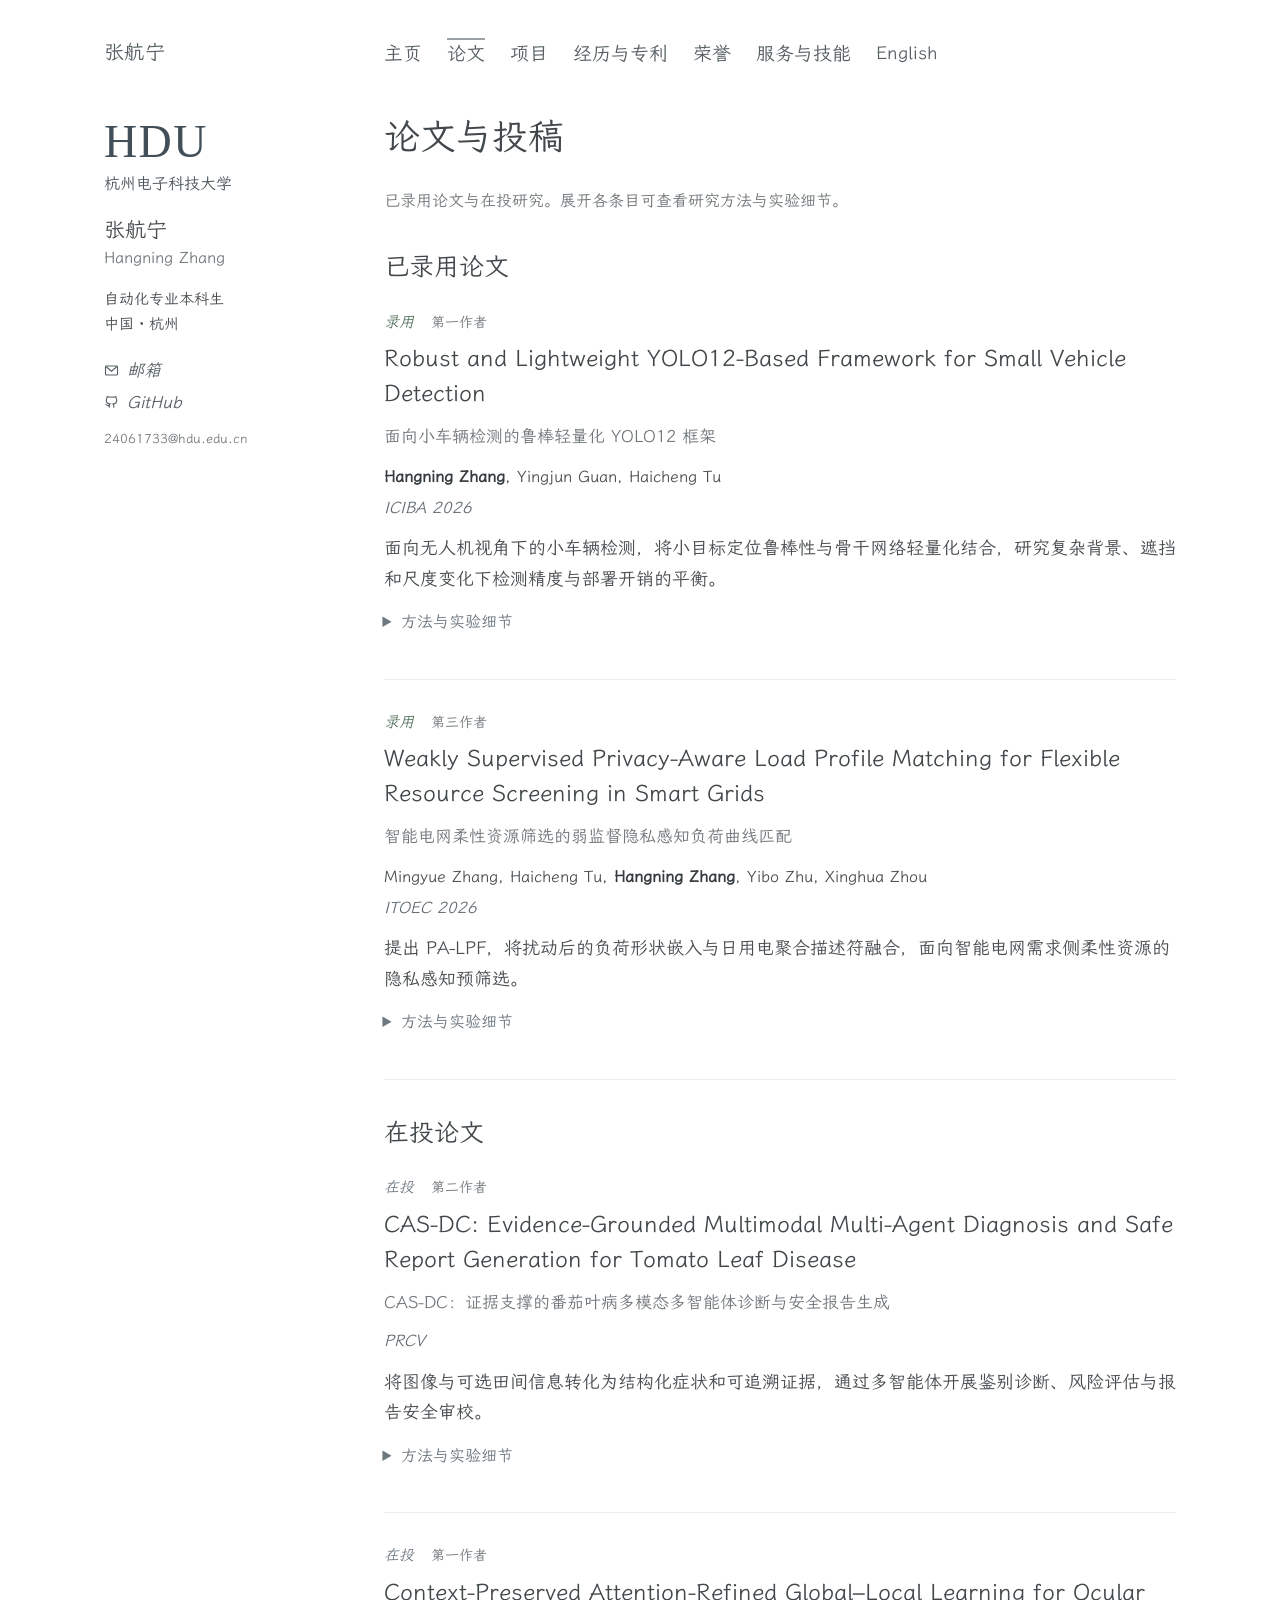
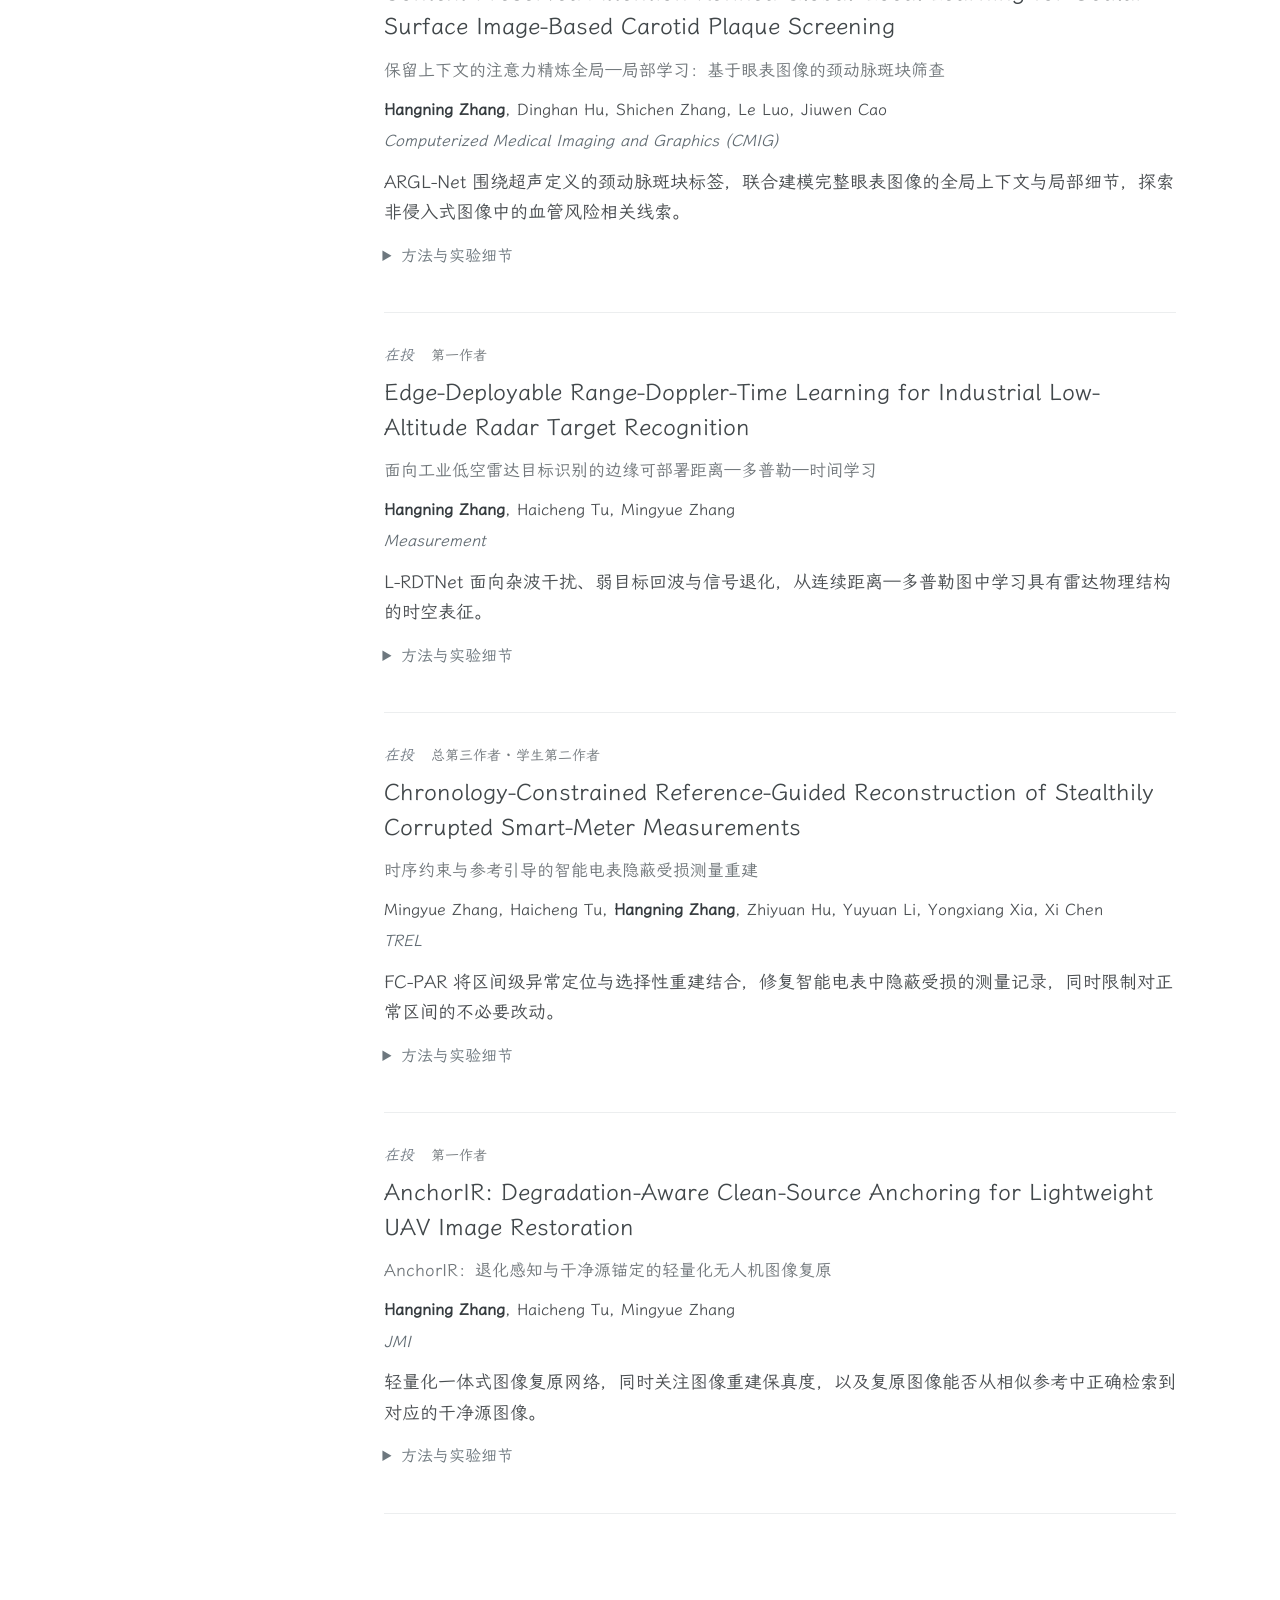
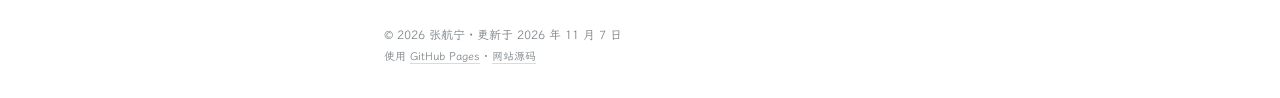
<file: publications-zh.html>
<!doctype html>
<html lang="zh-CN">
<head>
  <meta charset="utf-8">
  <meta name="viewport" content="width=device-width, initial-scale=1">
  <meta name="description" content="论文与投稿 · 张航宁 · 杭州电子科技大学">
  <meta name="theme-color" content="#ffffff">
  <title>论文与投稿 – 张航宁</title>
  <link rel="icon" href="./favicon.svg" type="image/svg+xml">
  <link rel="preload" href="./assets/wenkai-subset.woff" as="font" type="font/woff" crossorigin>
  <link rel="stylesheet" href="./styles.css?v=20261107-reference">
  <link rel="alternate" hreflang="en" href="./publications.html">
  <script src="./main.js?v=20261107-reference" defer></script>
</head>
<body data-page="publications">
  <a class="skip" href="#main">跳至正文</a>
  <header class="masthead"><div class="masthead-inner">
    <a class="site-name" href="./zh-cn.html">张航宁</a>
    <nav class="page-nav" aria-label="主导航"><a href="./zh-cn.html">主页</a><a href="./publications-zh.html" aria-current="page">论文</a><a href="./projects-zh.html">项目</a><a href="./experience-zh.html">经历与专利</a><a href="./awards-zh.html">荣誉</a><a href="./services-zh.html">服务与技能</a><a class="language-link" lang="en" href="./publications.html">English</a></nav></div></header>
<div class="page-layout">
  <aside class="profile" aria-label="个人信息">
    <a class="university-mark" href="https://www.hdu.edu.cn/" aria-label="杭州电子科技大学"><span class="university-initials" aria-hidden="true">HDU</span><span class="university-name">杭州电子科技大学</span></a>
    <p class="profile-name">张航宁</p><p class="profile-other-name" lang="en">Hangning Zhang</p>
    <p class="profile-bio">自动化专业本科生<br>中国 · 杭州</p>
    <ul class="profile-links">
      <li><a href="mailto:24061733@hdu.edu.cn"><svg viewBox="0 0 20 20" aria-hidden="true"><rect x="2" y="4" width="16" height="12" rx="1"/><path d="m3 5 7 6 7-6"/></svg>邮箱</a></li>
      <li><a href="https://github.com/zhang-hn-1"><svg viewBox="0 0 20 20" aria-hidden="true"><path d="M7 17v-3c-4 1-4-2-5-2m11 5v-3c0-1-.4-1.6-1-2 3-.3 5-1.5 5-5 0-1-.4-2-1-2.5.2-.7.2-1.5-.2-2.5-1.5 0-2.5.7-3 1a12 12 0 0 0-5.6 0c-.5-.3-1.5-1-3-1-.4 1-.4 1.8-.2 2.5C3.4 5 3 6 3 7c0 3.5 2 4.7 5 5-.6.4-1 1-1 2"/></svg>GitHub</a></li>
    </ul>
    <p class="profile-email">24061733@hdu.edu.cn</p>
  </aside>
  <main id="main"><h1 class="page-title">论文与投稿</h1>
<section id="publications" class="content-section">
      <p class="section-note">已录用论文与在投研究。展开各条目可查看研究方法与实验细节。</p>
      <h3 class="group-heading">已录用论文</h3>
      <article class="paper expanded-paper" id="paper-iciba" data-status="accepted"><div class="paper-labels"><span class="status accepted">录用</span><span class="author-role">第一作者</span></div>
      <h3 lang="en">Robust and Lightweight YOLO12-Based Framework for Small Vehicle Detection</h3><p class="paper-translation">面向小车辆检测的鲁棒轻量化 YOLO12 框架</p><p class="authors"><strong>Hangning Zhang</strong>, Yingjun Guan, Haicheng Tu</p><p class="venue">ICIBA 2026</p><p class="paper-summary">面向无人机视角下的小车辆检测，将小目标定位鲁棒性与骨干网络轻量化结合，研究复杂背景、遮挡和尺度变化下检测精度与部署开销的平衡。</p>
      <details><summary>方法与实验细节</summary><p class="">在边界框回归中引入归一化 Wasserstein 距离（NWD），降低小目标对像素级位置偏移的敏感性；以 C3Ghost 替换骨干深层 A2C2f 模块，减少冗余计算。围绕 EVD4UAV 数据集比较检测效果、参数量、计算量与推理时延。已被 ICIBA 2026 录用。</p></details>
</article>

      <article class="paper expanded-paper" id="paper-itoec" data-status="accepted"><div class="paper-labels"><span class="status accepted">录用</span><span class="author-role">第三作者</span></div>
      <h3 lang="en">Weakly Supervised Privacy-Aware Load Profile Matching for Flexible Resource Screening in Smart Grids</h3><p class="paper-translation">智能电网柔性资源筛选的弱监督隐私感知负荷曲线匹配</p><p class="authors">Mingyue Zhang, Haicheng Tu, <strong>Hangning Zhang</strong>, Yibo Zhu, Xinghua Zhou</p><p class="venue">ITOEC 2026</p><p class="paper-summary">提出 PA-LPF，将扰动后的负荷形状嵌入与日用电聚合描述符融合，面向智能电网需求侧柔性资源的隐私感知预筛选。</p>
      <details><summary>方法与实验细节</summary><p class="">在严格的无标签规则验证协议下，稿件报告约 0.927 AUC、0.812 F1；通过隐私预算变化、时间片遮蔽和跨群体评估，分析聚合描述符的补充作用与隐私—效用权衡。已被 ITOEC 2026 录用。</p></details>
</article>

      <h3 class="group-heading">在投论文</h3>
      <article class="paper expanded-paper" id="paper-prcv" data-status="submitted"><div class="paper-labels"><span class="status submitted">在投</span><span class="author-role">第二作者</span></div>
      <h3 lang="en">CAS-DC: Evidence-Grounded Multimodal Multi-Agent Diagnosis and Safe Report Generation for Tomato Leaf Disease</h3><p class="paper-translation">CAS-DC：证据支撑的番茄叶病多模态多智能体诊断与安全报告生成</p><p class="venue">PRCV</p><p class="paper-summary">将图像与可选田间信息转化为结构化症状和可追溯证据，通过多智能体开展鉴别诊断、风险评估与报告安全审校。</p>
      <details><summary>方法与实验细节</summary><p class="">融合 DINOv3 分类与分割、Qwen3-VL 症状抽取、知识/病例/反例检索及共享黑板协作，覆盖田间分诊、证据分析、鉴别诊断、管理规划和安全复核。稿件中的分类模型准确率为 97.65%、Macro-F1 为 97.83%；分类指标与报告安全性评价分别讨论。</p></details>
</article>

      <article class="paper expanded-paper" id="paper-cmig" data-status="submitted"><div class="paper-labels"><span class="status submitted">在投</span><span class="author-role">第一作者</span></div>
      <h3 lang="en">Context-Preserved Attention-Refined Global–Local Learning for Ocular Surface Image-Based Carotid Plaque Screening</h3><p class="paper-translation">保留上下文的注意力精炼全局—局部学习：基于眼表图像的颈动脉斑块筛查</p><p class="authors"><strong>Hangning Zhang</strong>, Dinghan Hu, Shichen Zhang, Le Luo, Jiuwen Cao</p><p class="venue">Computerized Medical Imaging and Graphics (CMIG)</p><p class="paper-summary">ARGL-Net 围绕超声定义的颈动脉斑块标签，联合建模完整眼表图像的全局上下文与局部细节，探索非侵入式图像中的血管风险相关线索。</p>
      <details><summary>方法与实验细节</summary><p class="">研究包含 44,375 张左眼图像，采用受试者级评估；由 ResNet 全局分支、轻量局部细节分支、注意力精炼与门控融合组成模型。稿件报告 AUC 80.74%、Macro-F1 78.50%、准确率 80.00%，并开展对比、消融、扰动与可视化分析。研究仍需外部验证，不作为已验证的临床诊断工具。</p></details>
</article>

      <article class="paper expanded-paper" id="paper-measurement" data-status="submitted"><div class="paper-labels"><span class="status submitted">在投</span><span class="author-role">第一作者</span></div>
      <h3 lang="en">Edge-Deployable Range-Doppler-Time Learning for Industrial Low-Altitude Radar Target Recognition</h3><p class="paper-translation">面向工业低空雷达目标识别的边缘可部署距离—多普勒—时间学习</p><p class="authors"><strong>Hangning Zhang</strong>, Haicheng Tu, Mingyue Zhang</p><p class="venue">Measurement</p><p class="paper-summary">L-RDTNet 面向杂波干扰、弱目标回波与信号退化，从连续距离—多普勒图中学习具有雷达物理结构的时空表征。</p>
      <details><summary>方法与实验细节</summary><p class="">模型逐级编码粗粒度能量响应、局部距离—多普勒纹理、短时运动模式与紧凑目标级特征；与传统方法、CNN、3D CNN 和 Transformer 类模型比较，考察信噪比下降、弱目标衰减和耦合退化，并在 RK3588 上验证片段级推理。</p></details>
</article>

      <article class="paper expanded-paper" id="paper-trel" data-status="submitted"><div class="paper-labels"><span class="status submitted">在投</span><span class="author-role">总第三作者 · 学生第二作者</span></div>
      <h3 lang="en">Chronology-Constrained Reference-Guided Reconstruction of Stealthily Corrupted Smart-Meter Measurements</h3><p class="paper-translation">时序约束与参考引导的智能电表隐蔽受损测量重建</p><p class="authors">Mingyue Zhang, Haicheng Tu, <strong>Hangning Zhang</strong>, Zhiyuan Hu, Yuyuan Li, Yongxiang Xia, Xi Chen</p><p class="venue">TREL</p><p class="paper-summary">FC-PAR 将区间级异常定位与选择性重建结合，修复智能电表中隐蔽受损的测量记录，同时限制对正常区间的不必要改动。</p>
      <details><summary>方法与实验细节</summary><p class="">仅从同一家庭符合时间边界的历史记录构建均值、历史注意力及相似日参考，利用定位概率门控加性修正，并通过保持目标限制正常测量漂移。在 Low Carbon London 数据集上评估定位、重建与下游预测恢复，不使用预知异常掩码或未来信息。</p></details>
</article>

      <article class="paper expanded-paper" id="paper-jmi" data-status="submitted"><div class="paper-labels"><span class="status submitted">在投</span><span class="author-role">第一作者</span></div>
      <h3 lang="en">AnchorIR: Degradation-Aware Clean-Source Anchoring for Lightweight UAV Image Restoration</h3><p class="paper-translation">AnchorIR：退化感知与干净源锚定的轻量化无人机图像复原</p><p class="authors"><strong>Hangning Zhang</strong>, Haicheng Tu, Mingyue Zhang</p><p class="venue">JMI</p><p class="paper-summary">轻量化一体式图像复原网络，同时关注图像重建保真度，以及复原图像能否从相似参考中正确检索到对应的干净源图像。</p>
      <details><summary>方法与实验细节</summary><p class="">训练时结合退化分类监督与冻结验证器的源锚定，推理仅保留 2.55M 参数的复原骨干。在 PLAMD 七类退化上，稿件报告平均 PSNR 28.79 dB、Top-1 检索准确率 69.81%；30.9% 的测试源在保真度和检索排序上的变化方向相反，提示应同时评价重建质量与源对应关系。</p></details>
</article>
</section>
</main></div>
<footer class="site-footer"><p>© 2026 张航宁 · 更新于 2026 年 11 月 7 日<br><span>使用 <a href="https://pages.github.com/">GitHub Pages</a> · <a href="https://github.com/zhang-hn-1/zhang-hn-1.github.io">网站源码</a></span></p></footer>
</body>
</html>
</file>
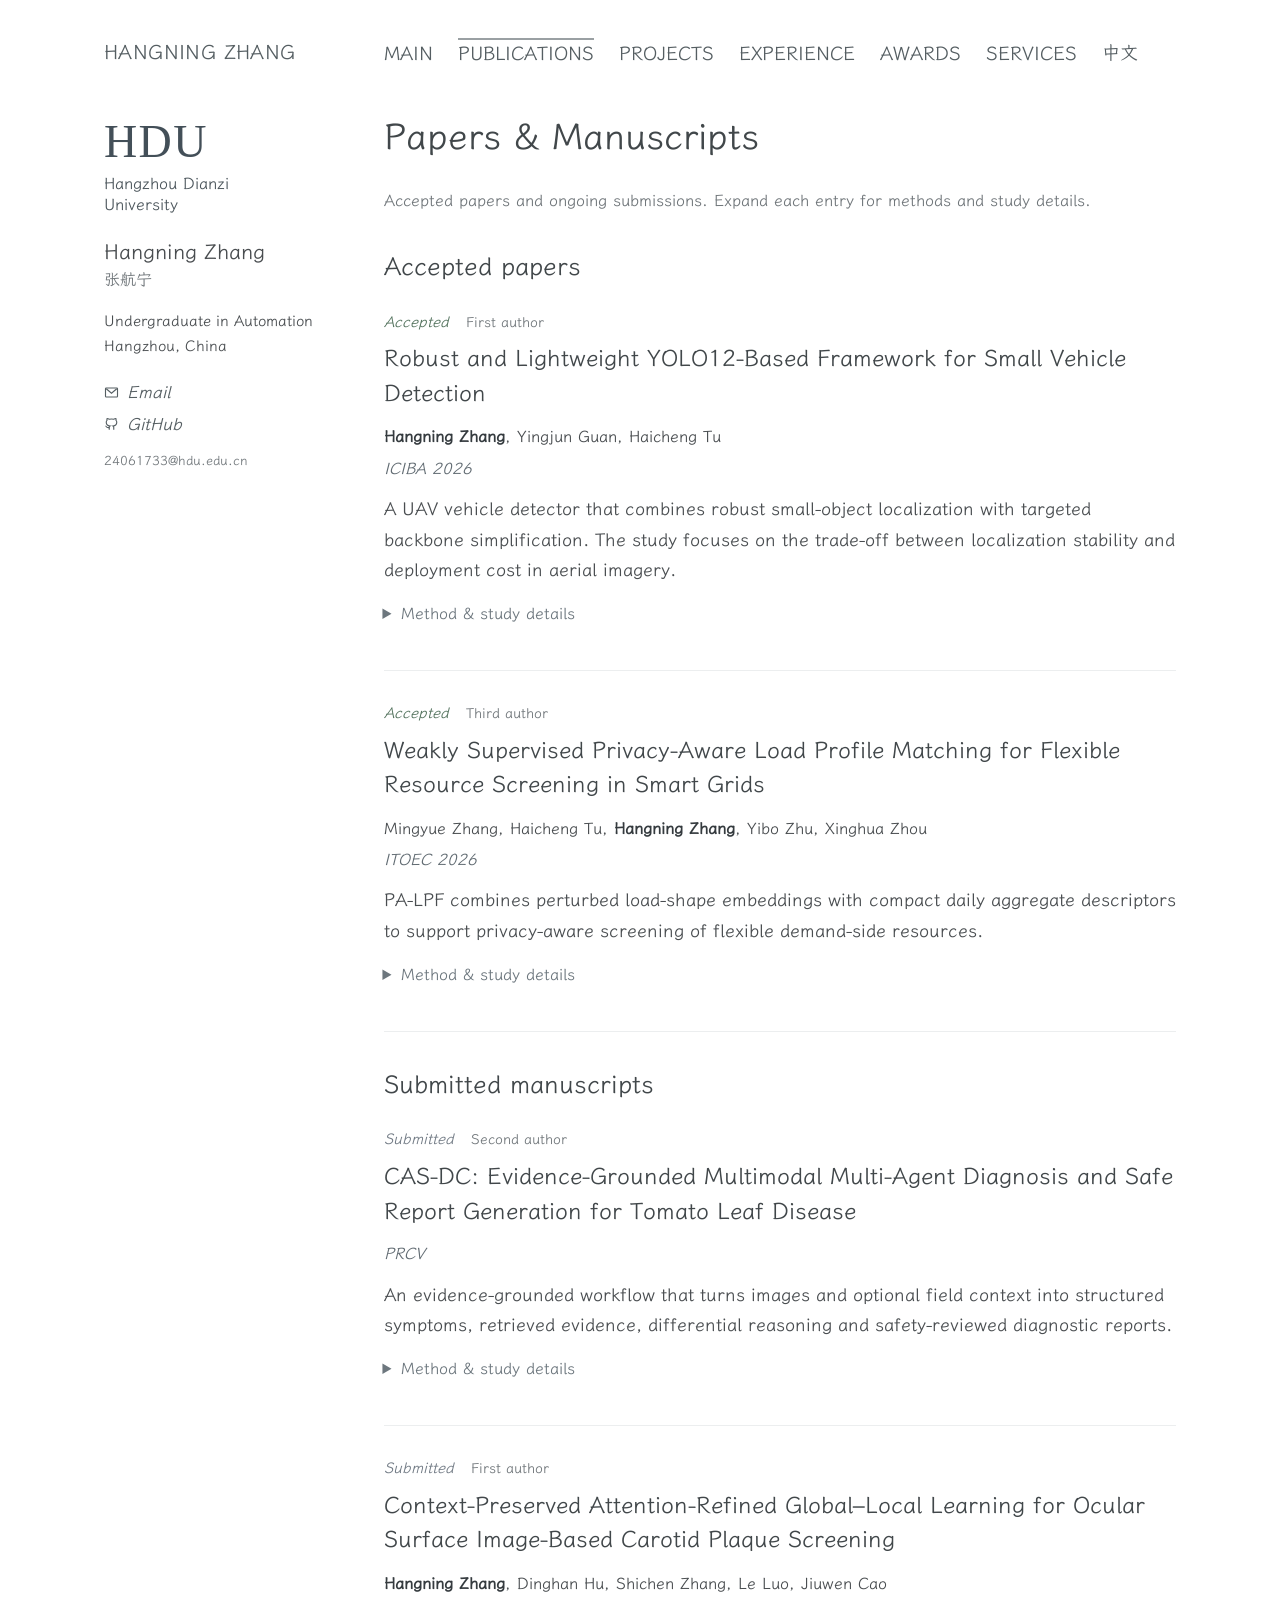
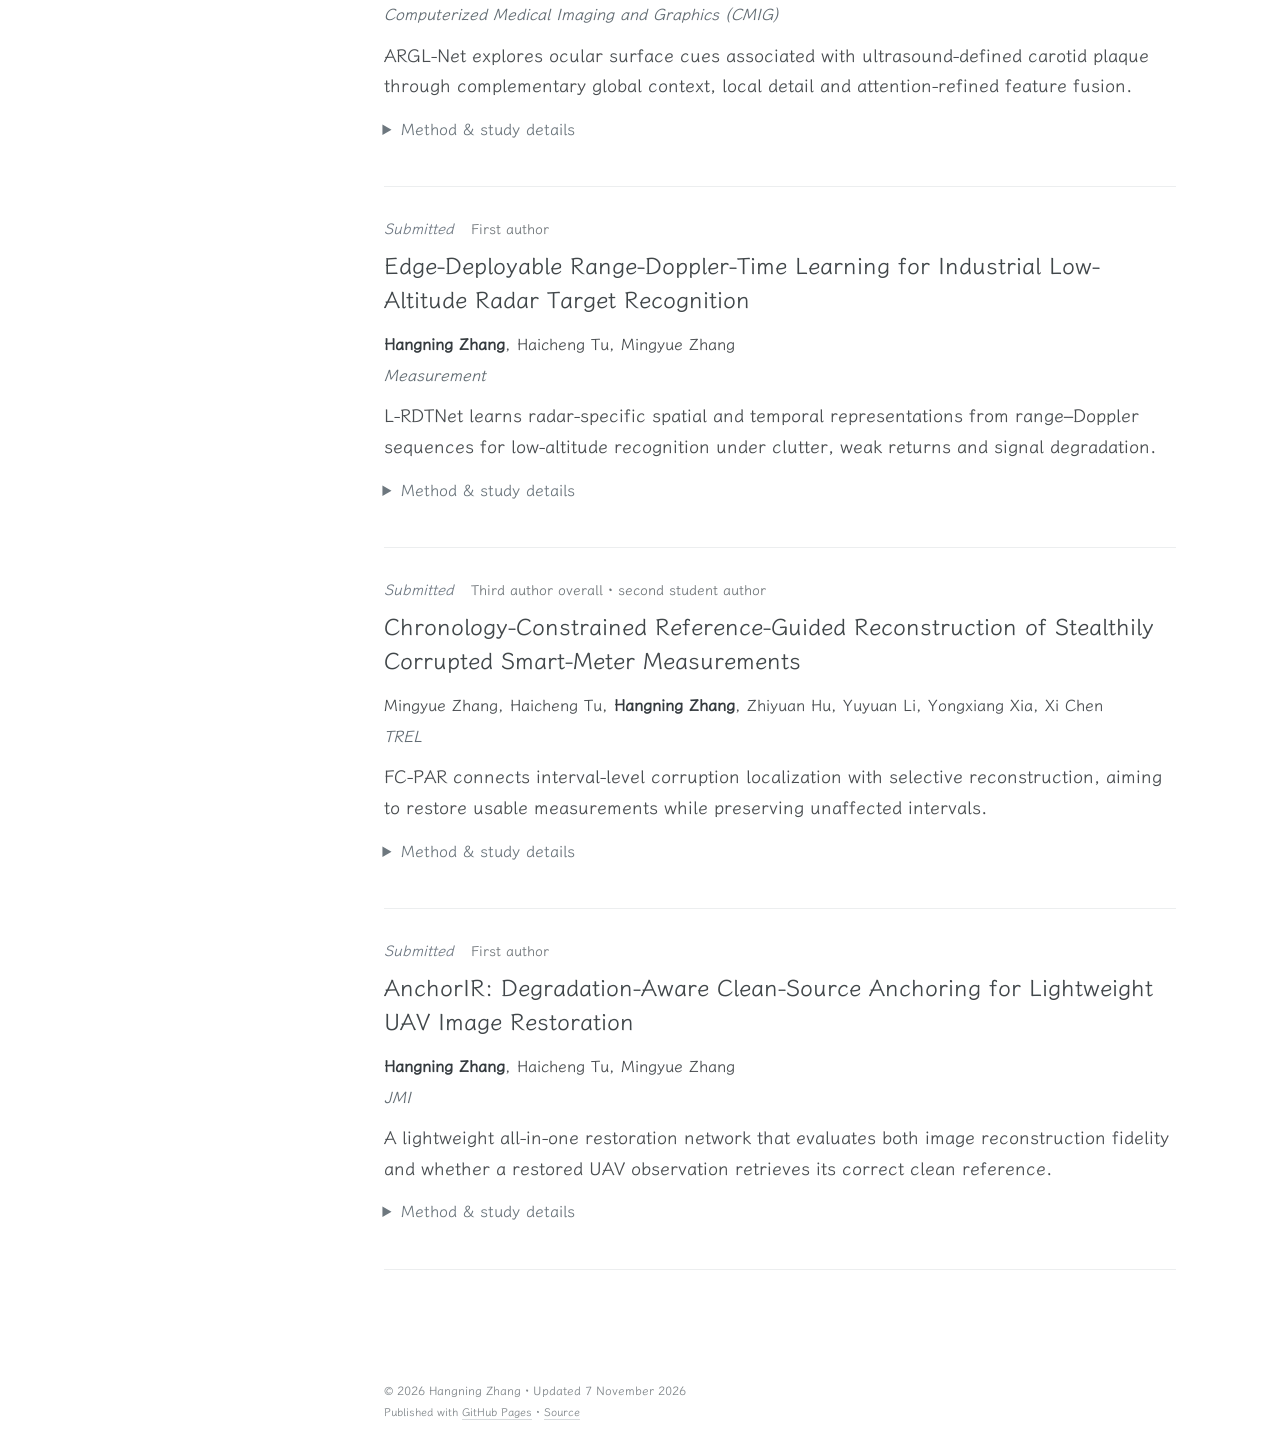
<file: publications.html>
<!doctype html>
<html lang="en">
<head>
  <meta charset="utf-8">
  <meta name="viewport" content="width=device-width, initial-scale=1">
  <meta name="description" content="Papers &amp; Manuscripts · Hangning Zhang · Hangzhou Dianzi University">
  <meta name="theme-color" content="#ffffff">
  <title>Papers &amp; Manuscripts – Hangning Zhang</title>
  <link rel="icon" href="./favicon.svg" type="image/svg+xml">
  <link rel="preload" href="./assets/wenkai-subset.woff" as="font" type="font/woff" crossorigin>
  <link rel="stylesheet" href="./styles.css?v=20261107-reference">
  <link rel="alternate" hreflang="zh-CN" href="./publications-zh.html">
  <script src="./main.js?v=20261107-reference" defer></script>
</head>
<body data-page="publications">
  <a class="skip" href="#main">Skip to content</a>
  <header class="masthead"><div class="masthead-inner">
    <a class="site-name" href="./index.html">HANGNING ZHANG</a>
    <nav class="page-nav" aria-label="Main navigation"><a href="./index.html">MAIN</a><a href="./publications.html" aria-current="page">PUBLICATIONS</a><a href="./projects.html">PROJECTS</a><a href="./experience.html">EXPERIENCE</a><a href="./awards.html">AWARDS</a><a href="./services.html">SERVICES</a><a class="language-link" lang="zh-CN" href="./publications-zh.html">中文</a></nav></div></header>
<div class="page-layout">
  <aside class="profile" aria-label="Profile">
    <a class="university-mark" href="https://www.hdu.edu.cn/" aria-label="Hangzhou Dianzi University"><span class="university-initials" aria-hidden="true">HDU</span><span class="university-name">Hangzhou Dianzi University</span></a>
    <p class="profile-name">Hangning Zhang</p><p class="profile-other-name" lang="zh-CN">张航宁</p>
    <p class="profile-bio">Undergraduate in Automation<br>Hangzhou, China</p>
    <ul class="profile-links">
      <li><a href="mailto:24061733@hdu.edu.cn"><svg viewBox="0 0 20 20" aria-hidden="true"><rect x="2" y="4" width="16" height="12" rx="1"/><path d="m3 5 7 6 7-6"/></svg>Email</a></li>
      <li><a href="https://github.com/zhang-hn-1"><svg viewBox="0 0 20 20" aria-hidden="true"><path d="M7 17v-3c-4 1-4-2-5-2m11 5v-3c0-1-.4-1.6-1-2 3-.3 5-1.5 5-5 0-1-.4-2-1-2.5.2-.7.2-1.5-.2-2.5-1.5 0-2.5.7-3 1a12 12 0 0 0-5.6 0c-.5-.3-1.5-1-3-1-.4 1-.4 1.8-.2 2.5C3.4 5 3 6 3 7c0 3.5 2 4.7 5 5-.6.4-1 1-1 2"/></svg>GitHub</a></li>
    </ul>
    <p class="profile-email">24061733@hdu.edu.cn</p>
  </aside>
  <main id="main"><h1 class="page-title">Papers &amp; Manuscripts</h1>
<section id="publications" class="content-section">
      <p class="section-note">Accepted papers and ongoing submissions. Expand each entry for methods and study details.</p>
      <h3 class="group-heading">Accepted papers</h3>
      <article class="paper expanded-paper" id="paper-iciba" data-status="accepted"><div class="paper-labels"><span class="status accepted">Accepted</span><span class="author-role">First author</span></div>
      <h3 lang="en">Robust and Lightweight YOLO12-Based Framework for Small Vehicle Detection</h3><p class="authors"><strong>Hangning Zhang</strong>, Yingjun Guan, Haicheng Tu</p><p class="venue">ICIBA 2026</p><p class="paper-summary">A UAV vehicle detector that combines robust small-object localization with targeted backbone simplification. The study focuses on the trade-off between localization stability and deployment cost in aerial imagery.</p>
      <details><summary>Method & study details</summary><p class="">Introduces Normalized Wasserstein Distance (NWD) into bounding-box regression and replaces the deepest A2C2f block with C3Ghost. Experiments on EVD4UAV compare detection quality, parameter count, computation and inference latency. Accepted by the 2026 IEEE 5th International Conference on Information Technology, Big Data and Artificial Intelligence.</p></details>
</article>

      <article class="paper expanded-paper" id="paper-itoec" data-status="accepted"><div class="paper-labels"><span class="status accepted">Accepted</span><span class="author-role">Third author</span></div>
      <h3 lang="en">Weakly Supervised Privacy-Aware Load Profile Matching for Flexible Resource Screening in Smart Grids</h3><p class="authors">Mingyue Zhang, Haicheng Tu, <strong>Hangning Zhang</strong>, Yibo Zhu, Xinghua Zhou</p><p class="venue">ITOEC 2026</p><p class="paper-summary">PA-LPF combines perturbed load-shape embeddings with compact daily aggregate descriptors to support privacy-aware screening of flexible demand-side resources.</p>
      <details><summary>Method & study details</summary><p class="">Under a strict no-label-rule validation protocol, the manuscript reports approximately 0.927 AUC and 0.812 F1. Ablation and robustness experiments examine privacy budgets, temporal masking and cross-group evaluation. Accepted by the 2026 IEEE 9th Information Technology and Mechatronics Engineering Conference.</p></details>
</article>

      <h3 class="group-heading">Submitted manuscripts</h3>
      <article class="paper expanded-paper" id="paper-prcv" data-status="submitted"><div class="paper-labels"><span class="status submitted">Submitted</span><span class="author-role">Second author</span></div>
      <h3 lang="en">CAS-DC: Evidence-Grounded Multimodal Multi-Agent Diagnosis and Safe Report Generation for Tomato Leaf Disease</h3><p class="venue">PRCV</p><p class="paper-summary">An evidence-grounded workflow that turns images and optional field context into structured symptoms, retrieved evidence, differential reasoning and safety-reviewed diagnostic reports.</p>
      <details><summary>Method & study details</summary><p class="">Combines DINOv3-based classification and segmentation, Qwen3-VL symptom extraction, knowledge/case/counter-case retrieval and shared-blackboard collaboration. The manuscript reports 97.65% classification accuracy and 97.83% macro-F1; these classification metrics are distinct from the safety evaluation of generated reports.</p></details>
</article>

      <article class="paper expanded-paper" id="paper-cmig" data-status="submitted"><div class="paper-labels"><span class="status submitted">Submitted</span><span class="author-role">First author</span></div>
      <h3 lang="en">Context-Preserved Attention-Refined Global–Local Learning for Ocular Surface Image-Based Carotid Plaque Screening</h3><p class="authors"><strong>Hangning Zhang</strong>, Dinghan Hu, Shichen Zhang, Le Luo, Jiuwen Cao</p><p class="venue">Computerized Medical Imaging and Graphics (CMIG)</p><p class="paper-summary">ARGL-Net explores ocular surface cues associated with ultrasound-defined carotid plaque through complementary global context, local detail and attention-refined feature fusion.</p>
      <details><summary>Method & study details</summary><p class="">The study uses 44,375 left-eye images and subject-level evaluation. A ResNet-based global branch, a lightweight detail branch, attention refinement and gated fusion yield a reported AUC of 80.74%, Macro-F1 of 78.50% and accuracy of 80.00%. Comparative, ablation, perturbation and visualization analyses support the study; external validation is still needed before clinical use.</p></details>
</article>

      <article class="paper expanded-paper" id="paper-measurement" data-status="submitted"><div class="paper-labels"><span class="status submitted">Submitted</span><span class="author-role">First author</span></div>
      <h3 lang="en">Edge-Deployable Range-Doppler-Time Learning for Industrial Low-Altitude Radar Target Recognition</h3><p class="authors"><strong>Hangning Zhang</strong>, Haicheng Tu, Mingyue Zhang</p><p class="venue">Measurement</p><p class="paper-summary">L-RDTNet learns radar-specific spatial and temporal representations from range–Doppler sequences for low-altitude recognition under clutter, weak returns and signal degradation.</p>
      <details><summary>Method & study details</summary><p class="">The model progressively encodes coarse energy responses, local range–Doppler textures, short-term motion and compact target-level features. The manuscript compares conventional methods, CNNs, 3D CNNs and Transformers, tests SNR degradation and weak-target attenuation, and evaluates clip-level inference on RK3588.</p></details>
</article>

      <article class="paper expanded-paper" id="paper-trel" data-status="submitted"><div class="paper-labels"><span class="status submitted">Submitted</span><span class="author-role">Third author overall · second student author</span></div>
      <h3 lang="en">Chronology-Constrained Reference-Guided Reconstruction of Stealthily Corrupted Smart-Meter Measurements</h3><p class="authors">Mingyue Zhang, Haicheng Tu, <strong>Hangning Zhang</strong>, Zhiyuan Hu, Yuyuan Li, Yongxiang Xia, Xi Chen</p><p class="venue">TREL</p><p class="paper-summary">FC-PAR connects interval-level corruption localization with selective reconstruction, aiming to restore usable measurements while preserving unaffected intervals.</p>
      <details><summary>Method & study details</summary><p class="">Constructs mean, history-attention and similar-day references only from eligible preceding household records. Localization probabilities gate additive corrections; a preservation objective controls clean-measurement drift. Evaluation on Low Carbon London considers localization, reconstruction and recovery of downstream forecasting without oracle masks or future information.</p></details>
</article>

      <article class="paper expanded-paper" id="paper-jmi" data-status="submitted"><div class="paper-labels"><span class="status submitted">Submitted</span><span class="author-role">First author</span></div>
      <h3 lang="en">AnchorIR: Degradation-Aware Clean-Source Anchoring for Lightweight UAV Image Restoration</h3><p class="authors"><strong>Hangning Zhang</strong>, Haicheng Tu, Mingyue Zhang</p><p class="venue">JMI</p><p class="paper-summary">A lightweight all-in-one restoration network that evaluates both image reconstruction fidelity and whether a restored UAV observation retrieves its correct clean reference.</p>
      <details><summary>Method & study details</summary><p class="">Combines training-only degradation classification and frozen-verifier anchoring, retaining a 2.55M-parameter backbone at inference. Across seven PLAMD degradation types, the manuscript reports 28.79 dB mean PSNR and 69.81% Top-1 retrieval. Source-level analysis finds opposing changes in fidelity and retrieval rank for 30.9% of test sources, motivating evaluation beyond reconstruction averages.</p></details>
</article>
</section>
</main></div>
<footer class="site-footer"><p>© 2026 Hangning Zhang · Updated 7 November 2026<br><span>Published with <a href="https://pages.github.com/">GitHub Pages</a> · <a href="https://github.com/zhang-hn-1/zhang-hn-1.github.io">Source</a></span></p></footer>
</body>
</html>
</file>
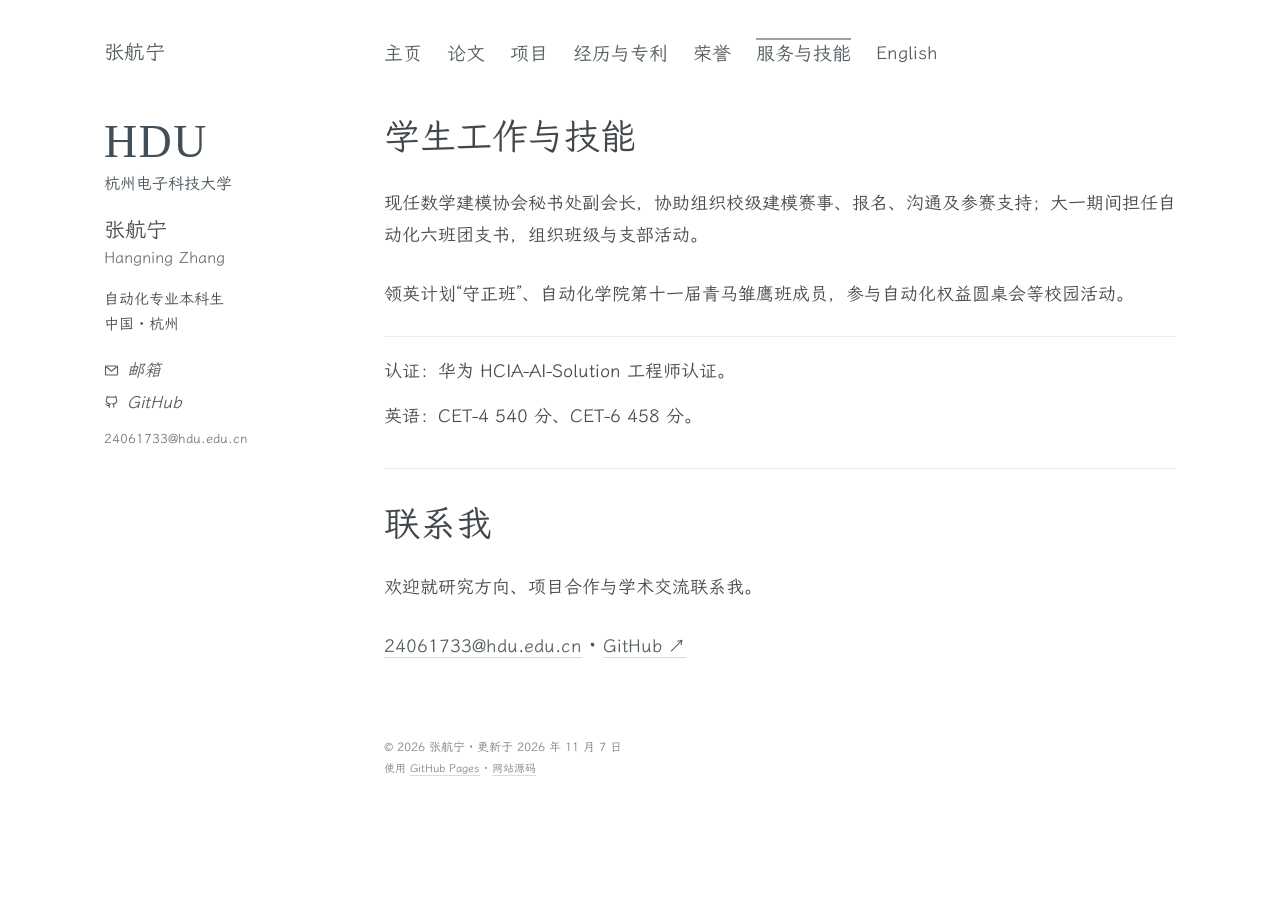
<file: services-zh.html>
<!doctype html>
<html lang="zh-CN">
<head>
  <meta charset="utf-8">
  <meta name="viewport" content="width=device-width, initial-scale=1">
  <meta name="description" content="学生工作与技能 · 张航宁 · 杭州电子科技大学">
  <meta name="theme-color" content="#ffffff">
  <title>学生工作与技能 – 张航宁</title>
  <link rel="icon" href="./favicon.svg" type="image/svg+xml">
  <link rel="preload" href="./assets/wenkai-subset.woff" as="font" type="font/woff" crossorigin>
  <link rel="stylesheet" href="./styles.css?v=20261107-reference">
  <link rel="alternate" hreflang="en" href="./services.html">
  <script src="./main.js?v=20261107-reference" defer></script>
</head>
<body data-page="services">
  <a class="skip" href="#main">跳至正文</a>
  <header class="masthead"><div class="masthead-inner">
    <a class="site-name" href="./zh-cn.html">张航宁</a>
    <nav class="page-nav" aria-label="主导航"><a href="./zh-cn.html">主页</a><a href="./publications-zh.html">论文</a><a href="./projects-zh.html">项目</a><a href="./experience-zh.html">经历与专利</a><a href="./awards-zh.html">荣誉</a><a href="./services-zh.html" aria-current="page">服务与技能</a><a class="language-link" lang="en" href="./services.html">English</a></nav></div></header>
<div class="page-layout">
  <aside class="profile" aria-label="个人信息">
    <a class="university-mark" href="https://www.hdu.edu.cn/" aria-label="杭州电子科技大学"><span class="university-initials" aria-hidden="true">HDU</span><span class="university-name">杭州电子科技大学</span></a>
    <p class="profile-name">张航宁</p><p class="profile-other-name" lang="en">Hangning Zhang</p>
    <p class="profile-bio">自动化专业本科生<br>中国 · 杭州</p>
    <ul class="profile-links">
      <li><a href="mailto:24061733@hdu.edu.cn"><svg viewBox="0 0 20 20" aria-hidden="true"><rect x="2" y="4" width="16" height="12" rx="1"/><path d="m3 5 7 6 7-6"/></svg>邮箱</a></li>
      <li><a href="https://github.com/zhang-hn-1"><svg viewBox="0 0 20 20" aria-hidden="true"><path d="M7 17v-3c-4 1-4-2-5-2m11 5v-3c0-1-.4-1.6-1-2 3-.3 5-1.5 5-5 0-1-.4-2-1-2.5.2-.7.2-1.5-.2-2.5-1.5 0-2.5.7-3 1a12 12 0 0 0-5.6 0c-.5-.3-1.5-1-3-1-.4 1-.4 1.8-.2 2.5C3.4 5 3 6 3 7c0 3.5 2 4.7 5 5-.6.4-1 1-1 2"/></svg>GitHub</a></li>
    </ul>
    <p class="profile-email">24061733@hdu.edu.cn</p>
  </aside>
  <main id="main"><h1 class="page-title">学生工作与技能</h1>
<section id="service" class="content-section">
      <p class="service">现任数学建模协会秘书处副会长，协助组织校级建模赛事、报名、沟通及参赛支持；大一期间担任自动化六班团支书，组织班级与支部活动。</p><p class="service">领英计划“守正班”、自动化学院第十一届青马雏鹰班成员，参与自动化权益圆桌会等校园活动。</p><div class="skills">
<p>认证：华为 HCIA-AI-Solution 工程师认证。</p>
<p>英语：CET-4 540 分、CET-6 458 分。</p>
</div></section>
<section id="contact" class="contact">
      <h2>联系我</h2><p class="">欢迎就研究方向、项目合作与学术交流联系我。</p><a href="mailto:24061733@hdu.edu.cn">24061733@hdu.edu.cn</a> · <a href="https://github.com/zhang-hn-1">GitHub ↗</a></section>
</main></div>
<footer class="site-footer"><p>© 2026 张航宁 · 更新于 2026 年 11 月 7 日<br><span>使用 <a href="https://pages.github.com/">GitHub Pages</a> · <a href="https://github.com/zhang-hn-1/zhang-hn-1.github.io">网站源码</a></span></p></footer>
</body>
</html>
</file>
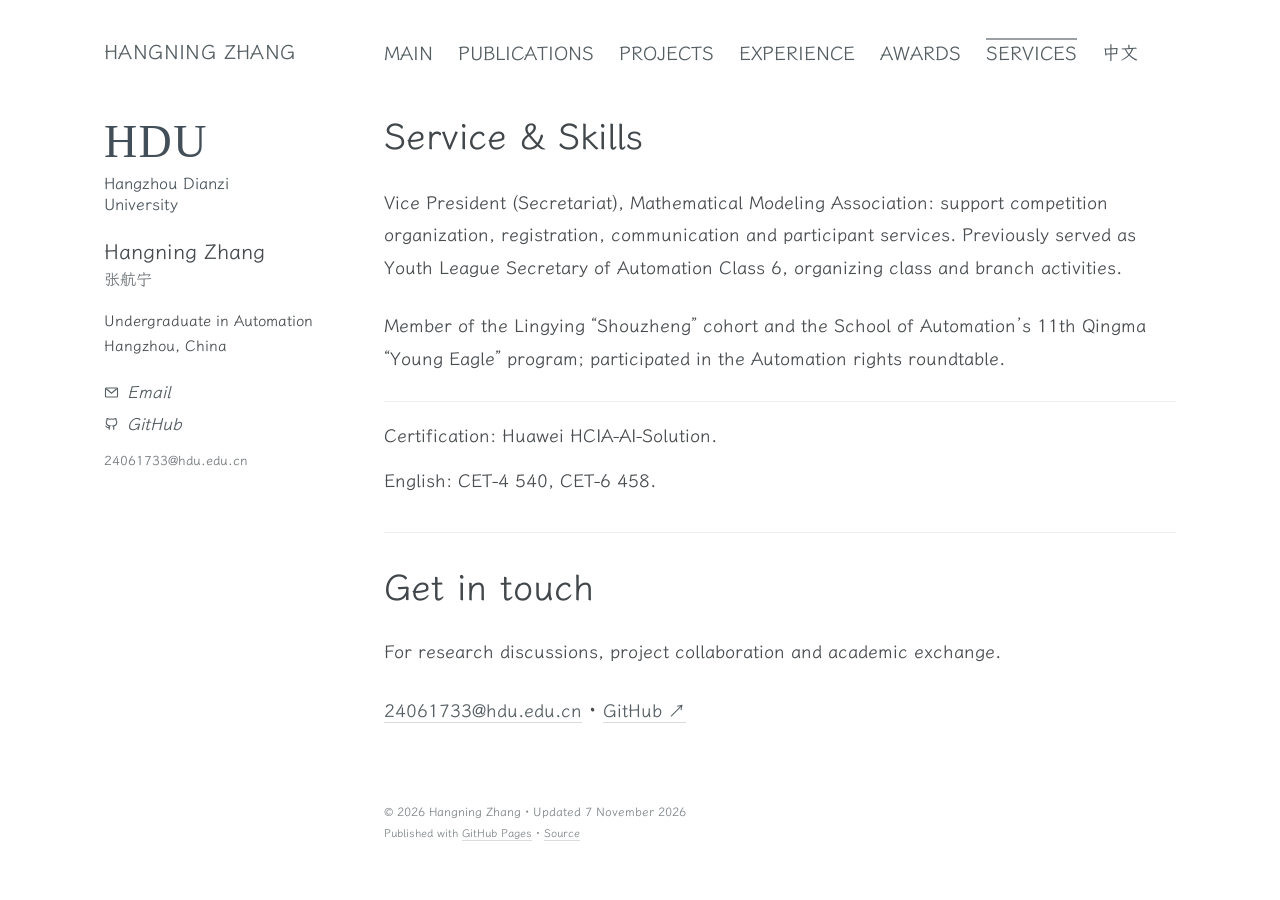
<file: services.html>
<!doctype html>
<html lang="en">
<head>
  <meta charset="utf-8">
  <meta name="viewport" content="width=device-width, initial-scale=1">
  <meta name="description" content="Service &amp; Skills · Hangning Zhang · Hangzhou Dianzi University">
  <meta name="theme-color" content="#ffffff">
  <title>Service &amp; Skills – Hangning Zhang</title>
  <link rel="icon" href="./favicon.svg" type="image/svg+xml">
  <link rel="preload" href="./assets/wenkai-subset.woff" as="font" type="font/woff" crossorigin>
  <link rel="stylesheet" href="./styles.css?v=20261107-reference">
  <link rel="alternate" hreflang="zh-CN" href="./services-zh.html">
  <script src="./main.js?v=20261107-reference" defer></script>
</head>
<body data-page="services">
  <a class="skip" href="#main">Skip to content</a>
  <header class="masthead"><div class="masthead-inner">
    <a class="site-name" href="./index.html">HANGNING ZHANG</a>
    <nav class="page-nav" aria-label="Main navigation"><a href="./index.html">MAIN</a><a href="./publications.html">PUBLICATIONS</a><a href="./projects.html">PROJECTS</a><a href="./experience.html">EXPERIENCE</a><a href="./awards.html">AWARDS</a><a href="./services.html" aria-current="page">SERVICES</a><a class="language-link" lang="zh-CN" href="./services-zh.html">中文</a></nav></div></header>
<div class="page-layout">
  <aside class="profile" aria-label="Profile">
    <a class="university-mark" href="https://www.hdu.edu.cn/" aria-label="Hangzhou Dianzi University"><span class="university-initials" aria-hidden="true">HDU</span><span class="university-name">Hangzhou Dianzi University</span></a>
    <p class="profile-name">Hangning Zhang</p><p class="profile-other-name" lang="zh-CN">张航宁</p>
    <p class="profile-bio">Undergraduate in Automation<br>Hangzhou, China</p>
    <ul class="profile-links">
      <li><a href="mailto:24061733@hdu.edu.cn"><svg viewBox="0 0 20 20" aria-hidden="true"><rect x="2" y="4" width="16" height="12" rx="1"/><path d="m3 5 7 6 7-6"/></svg>Email</a></li>
      <li><a href="https://github.com/zhang-hn-1"><svg viewBox="0 0 20 20" aria-hidden="true"><path d="M7 17v-3c-4 1-4-2-5-2m11 5v-3c0-1-.4-1.6-1-2 3-.3 5-1.5 5-5 0-1-.4-2-1-2.5.2-.7.2-1.5-.2-2.5-1.5 0-2.5.7-3 1a12 12 0 0 0-5.6 0c-.5-.3-1.5-1-3-1-.4 1-.4 1.8-.2 2.5C3.4 5 3 6 3 7c0 3.5 2 4.7 5 5-.6.4-1 1-1 2"/></svg>GitHub</a></li>
    </ul>
    <p class="profile-email">24061733@hdu.edu.cn</p>
  </aside>
  <main id="main"><h1 class="page-title">Service &amp; Skills</h1>
<section id="service" class="content-section">
      <p class="service">Vice President (Secretariat), Mathematical Modeling Association: support competition organization, registration, communication and participant services. Previously served as Youth League Secretary of Automation Class 6, organizing class and branch activities.</p><p class="service">Member of the Lingying “Shouzheng” cohort and the School of Automation’s 11th Qingma “Young Eagle” program; participated in the Automation rights roundtable.</p><div class="skills">
<p>Certification: Huawei HCIA-AI-Solution.</p>
<p>English: CET-4 540, CET-6 458.</p>
</div></section>
<section id="contact" class="contact">
      <h2>Get in touch</h2><p class="">For research discussions, project collaboration and academic exchange.</p><a href="mailto:24061733@hdu.edu.cn">24061733@hdu.edu.cn</a> · <a href="https://github.com/zhang-hn-1">GitHub ↗</a></section>
</main></div>
<footer class="site-footer"><p>© 2026 Hangning Zhang · Updated 7 November 2026<br><span>Published with <a href="https://pages.github.com/">GitHub Pages</a> · <a href="https://github.com/zhang-hn-1/zhang-hn-1.github.io">Source</a></span></p></footer>
</body>
</html>
</file>
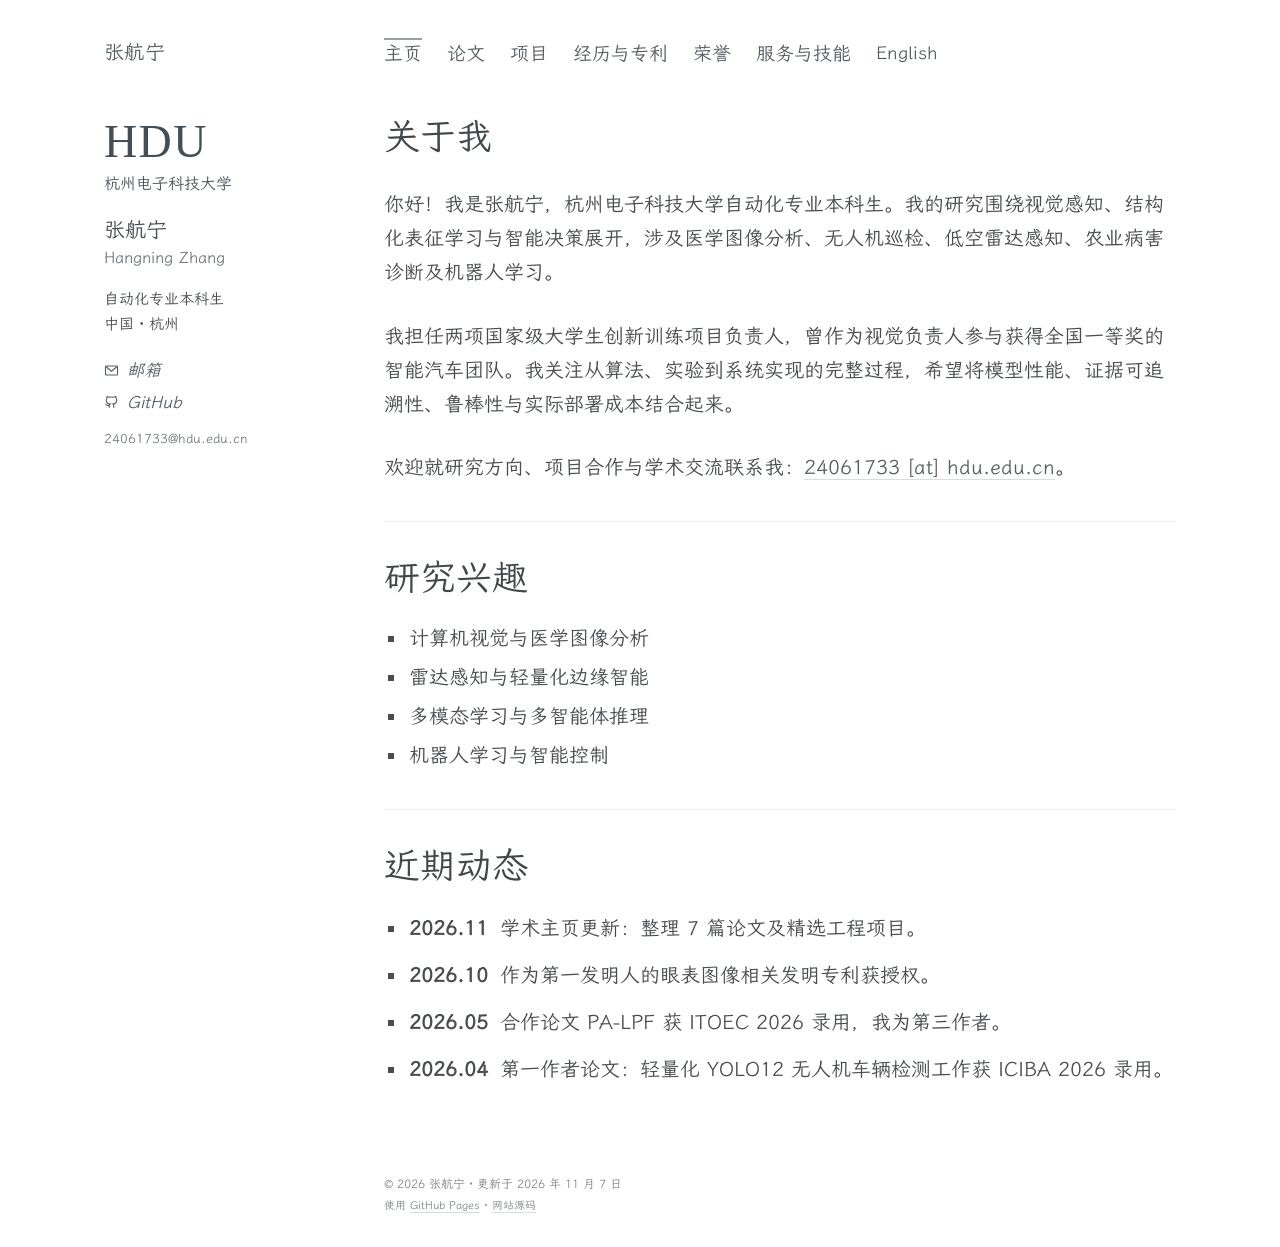
<file: zh-cn.html>
<!doctype html>
<html lang="zh-CN">
<head>
  <meta charset="utf-8">
  <meta name="viewport" content="width=device-width, initial-scale=1">
  <meta name="description" content="关于我 · 张航宁 · 杭州电子科技大学">
  <meta name="theme-color" content="#ffffff">
  <title>关于我 – 张航宁</title>
  <link rel="icon" href="./favicon.svg" type="image/svg+xml">
  <link rel="preload" href="./assets/wenkai-subset.woff" as="font" type="font/woff" crossorigin>
  <link rel="stylesheet" href="./styles.css?v=20261107-reference">
  <link rel="alternate" hreflang="en" href="./index.html">
  <script src="./main.js?v=20261107-reference" defer></script>
</head>
<body data-page="home">
  <a class="skip" href="#main">跳至正文</a>
  <header class="masthead"><div class="masthead-inner">
    <a class="site-name" href="./zh-cn.html">张航宁</a>
    <nav class="page-nav" aria-label="主导航"><a href="./zh-cn.html" aria-current="page">主页</a><a href="./publications-zh.html">论文</a><a href="./projects-zh.html">项目</a><a href="./experience-zh.html">经历与专利</a><a href="./awards-zh.html">荣誉</a><a href="./services-zh.html">服务与技能</a><a class="language-link" lang="en" href="./index.html">English</a></nav></div></header>
<div class="page-layout">
  <aside class="profile" aria-label="个人信息">
    <a class="university-mark" href="https://www.hdu.edu.cn/" aria-label="杭州电子科技大学"><span class="university-initials" aria-hidden="true">HDU</span><span class="university-name">杭州电子科技大学</span></a>
    <p class="profile-name">张航宁</p><p class="profile-other-name" lang="en">Hangning Zhang</p>
    <p class="profile-bio">自动化专业本科生<br>中国 · 杭州</p>
    <ul class="profile-links">
      <li><a href="mailto:24061733@hdu.edu.cn"><svg viewBox="0 0 20 20" aria-hidden="true"><rect x="2" y="4" width="16" height="12" rx="1"/><path d="m3 5 7 6 7-6"/></svg>邮箱</a></li>
      <li><a href="https://github.com/zhang-hn-1"><svg viewBox="0 0 20 20" aria-hidden="true"><path d="M7 17v-3c-4 1-4-2-5-2m11 5v-3c0-1-.4-1.6-1-2 3-.3 5-1.5 5-5 0-1-.4-2-1-2.5.2-.7.2-1.5-.2-2.5-1.5 0-2.5.7-3 1a12 12 0 0 0-5.6 0c-.5-.3-1.5-1-3-1-.4 1-.4 1.8-.2 2.5C3.4 5 3 6 3 7c0 3.5 2 4.7 5 5-.6.4-1 1-1 2"/></svg>GitHub</a></li>
    </ul>
    <p class="profile-email">24061733@hdu.edu.cn</p>
  </aside>
  <main id="main"><h1 class="page-title">关于我</h1>
<section id="about"><p class="intro">你好！我是张航宁，杭州电子科技大学自动化专业本科生。我的研究围绕视觉感知、结构化表征学习与智能决策展开，涉及医学图像分析、无人机巡检、低空雷达感知、农业病害诊断及机器人学习。</p>
<p class="intro">我担任两项国家级大学生创新训练项目负责人，曾作为视觉负责人参与获得全国一等奖的智能汽车团队。我关注从算法、实验到系统实现的完整过程，希望将模型性能、证据可追溯性、鲁棒性与实际部署成本结合起来。</p></section><p>欢迎就研究方向、项目合作与学术交流联系我：<a href="mailto:24061733@hdu.edu.cn">24061733 [at] hdu.edu.cn</a>。</p><section id="interests" class="home-section"><h2>研究兴趣</h2><ul><li>计算机视觉与医学图像分析</li><li>雷达感知与轻量化边缘智能</li><li>多模态学习与多智能体推理</li><li>机器人学习与智能控制</li></ul></section><section id="news" class="home-section"><h2>近期动态</h2><ul class="news-list"><li><span class="news-date">2026.11</span> 学术主页更新：整理 7 篇论文及精选工程项目。</li><li><span class="news-date">2026.10</span> 作为第一发明人的眼表图像相关发明专利获授权。</li><li><span class="news-date">2026.05</span> 合作论文 PA-LPF 获 ITOEC 2026 录用，我为第三作者。</li><li><span class="news-date">2026.04</span> 第一作者论文：轻量化 YOLO12 无人机车辆检测工作获 ICIBA 2026 录用。</li></ul></section></main></div>
<footer class="site-footer"><p>© 2026 张航宁 · 更新于 2026 年 11 月 7 日<br><span>使用 <a href="https://pages.github.com/">GitHub Pages</a> · <a href="https://github.com/zhang-hn-1/zhang-hn-1.github.io">网站源码</a></span></p></footer>
</body>
</html>
</file>
<file: styles.css>
@font-face{font-family:AcademicWenKai;src:url('./assets/wenkai-subset.woff') format('woff');font-style:normal;font-weight:400;font-display:swap}
:root{--text:#494d50;--muted:#71777b;--link:#555e62;--line:#eceeef;--font:AcademicWenKai,'LXGW WenKai','Kaiti SC',KaiTi,'Songti SC',STSong,Georgia,serif}
*{box-sizing:border-box}html{scroll-behavior:smooth;scroll-padding-top:26px}body{margin:0;background:#fff;color:var(--text);font:20px/1.65 var(--font);-webkit-font-smoothing:antialiased}a{color:var(--link);text-decoration:none;border-bottom:1px solid #d8dcde;transition:color .15s}a:hover{color:#1f2c36;border-bottom-color:#6b747a}a:focus-visible,summary:focus-visible{outline:2px solid #7c909b;outline-offset:5px}p{margin:0 0 1.45em}strong{font-weight:700;color:#353b3f}::selection{background:#e7edf0}h1,h2,h3{font-family:var(--font);font-weight:400;color:#41474a}h1,h2{font-size:36px;line-height:1.4;margin:0 0 24px}h3{font-size:23px;line-height:1.5;margin:0 0 12px}ul{padding-left:23px;list-style-type:square}li{padding-left:2px;margin:6px 0}.skip{position:fixed;top:-80px;left:20px;z-index:10;background:white;padding:9px}.skip:focus{top:10px}
.masthead-inner{max-width:1120px;margin:0 auto;padding:38px 24px 0;display:grid;grid-template-columns:220px minmax(0,1fr);column-gap:60px;align-items:start}.site-name{font-size:20px;line-height:1.45;border:0;letter-spacing:.02em;white-space:nowrap}.page-nav{display:flex;flex-wrap:wrap;gap:5px 25px;align-items:flex-start;line-height:1.5}.page-nav a{font-size:19px;border:0;white-space:nowrap;padding-top:2px}.page-nav a[aria-current="page"]{border-top:2px solid #9aa0a3;padding-top:0}.page-nav .language-link{font-size:18px}.page-layout{max-width:1120px;margin:0 auto;padding:43px 24px 65px;display:grid;grid-template-columns:220px minmax(0,1fr);column-gap:60px}.profile{align-self:start;position:sticky;top:35px;padding-top:7px;font-size:16px;line-height:1.5}.university-mark{display:inline-flex;flex-direction:column;align-items:flex-start;border:0;margin:0 0 22px;max-width:185px}.university-initials{font:400 46px/1 Georgia,serif;letter-spacing:.03em;color:#434f58;padding-bottom:8px}.university-name{font-size:16px;line-height:1.35;color:#4c565c}.profile-name{font-size:21px;line-height:1.4;margin:0 0 1px}.profile-other-name{font-size:16px;margin:0 0 17px;color:var(--muted)}.profile-bio{font-size:15px;line-height:1.65;margin:0 0 21px}.profile-links{list-style:none;padding:0;margin:0 0 12px}.profile-links li{padding:0;margin:5px 0}.profile-links a{display:inline-flex;align-items:center;gap:8px;border:0;font-size:17px;font-style:italic}.profile-links svg{width:15px;height:15px;fill:none;stroke:currentColor;stroke-width:1.5}.profile-email{font:13px/1.6 var(--font);color:var(--muted);overflow-wrap:anywhere}.page-layout main{min-width:0}.page-title{margin:0 0 25px}.intro{font-size:20px;line-height:1.7;margin-bottom:1.5em}.home-section{border-top:1px solid var(--line);padding-top:31px;margin-top:37px}.home-section h2{margin-bottom:19px}.home-section ul{margin:0}.news-list li{margin:13px 0;line-height:1.7}.news-date{font-weight:700;margin-right:5px;white-space:nowrap}.content-section{margin:0 0 36px;padding:0}.content-section+.content-section{border-top:1px solid var(--line);padding-top:30px}.section-note{font-size:16px;color:var(--muted);line-height:1.7;margin:0 0 30px}.group-heading{font-size:25px;margin:34px 0 24px}.paper{margin:0 0 30px;padding:0 0 28px;border-bottom:1px solid var(--line);scroll-margin-top:25px}.paper h3{overflow-wrap:anywhere}.paper-labels{display:flex;align-items:baseline;gap:12px;flex-wrap:wrap;font-size:15px;margin:0 0 8px}.status{font-size:15px;font-style:italic;display:inline-block;color:#6a7176;margin-right:5px}.status.accepted{color:#55745f}.status.submitted{color:#727b85}.author-role{font-size:14px;color:var(--muted)}.paper .authors{font-size:16px;line-height:1.7;margin:8px 0 5px}.venue{font-size:16px;color:#616b72;margin:4px 0 12px;font-style:italic}.paper-summary{font-size:18px;line-height:1.7;margin:12px 0}.paper-translation{font-size:17px;line-height:1.6;color:var(--muted);margin:5px 0 12px}.project{border-bottom:1px solid var(--line);margin:0 0 29px;padding-bottom:26px}.project-top h3{font-size:25px;margin-bottom:7px}.project-meta{font-size:16px;color:var(--muted);margin:0 0 15px;font-style:italic}.project p:not(.project-meta){font-size:18px;line-height:1.75;margin-bottom:17px}.tags{font-size:14px;color:#838b90;margin-top:10px;line-height:1.8}.tags span+span::before{content:' · ';margin:0 5px}.project-link{font-size:15px;display:inline-block;margin-top:7px}details{margin:15px 0}summary{font-size:16px;cursor:pointer;list-style-position:outside;margin-left:17px;color:#6d777e}summary:hover{color:#303c43}details[open]{padding-bottom:3px}details[open] summary{margin-bottom:10px}details p,.project details p{font-size:17px!important;line-height:1.75!important;color:#656e74;margin:0 0 10px!important}.education-top h3{margin:0 0 6px}.date{font-size:16px;color:var(--muted)}.education p{font-size:18px;margin:10px 0}.education .gpa{font-size:18px}.honors{font-size:18px;line-height:1.85;margin:0}.honors li{margin:11px 0}.service{font-size:18px;line-height:1.8}.skills{border-top:1px solid var(--line);margin-top:26px;padding-top:20px;font-size:18px}.skills p{margin:0 0 15px}.contact{border-top:1px solid var(--line);padding-top:30px;margin-top:35px}.contact p{font-size:18px}.contact>a{font-size:18px;overflow-wrap:anywhere}.site-footer{max-width:1120px;margin:10px auto 0;padding:0 24px 30px 304px}.site-footer p{font-size:12px;line-height:1.8;color:#7f8589;margin:0}.site-footer span{font-size:11px}.site-footer a{color:inherit}.snapshot,.section-index,.number{display:none}
@media(min-width:1450px){.masthead-inner,.page-layout,.site-footer{max-width:1250px}.masthead-inner,.page-layout{grid-template-columns:230px minmax(0,1fr);column-gap:80px}.site-footer{padding-left:334px}}
@media(max-width:1000px){.masthead-inner,.page-layout{grid-template-columns:180px minmax(0,1fr);gap:38px;padding-left:28px;padding-right:28px}.page-nav{gap:4px 18px}.page-nav a{font-size:17px}.site-name{font-size:18px}.site-footer{padding-left:246px;padding-right:28px}.profile-email{font-size:12px}}
@media(max-width:720px){body{font-size:18px}.masthead-inner{display:block;padding:25px 23px 0}.site-name{display:inline-block;font-size:21px;margin-bottom:19px}.page-nav{gap:8px 20px;padding-bottom:17px;border-bottom:1px solid var(--line)}.page-nav a{font-size:17px}.page-nav .language-link{font-size:17px}.page-layout{display:block;padding:24px 23px 42px}.profile{position:static;display:grid;grid-template-columns:minmax(0,1fr) auto;column-gap:22px;padding:0 0 23px;margin-bottom:29px;border-bottom:1px solid var(--line)}.university-mark{grid-row:1 / 5;max-width:160px;margin:0}.university-initials{font-size:35px}.university-name{font-size:15px}.profile-name,.profile-other-name,.profile-email{display:none}.profile-bio{font-size:13px;margin:0 0 5px;line-height:1.55}.profile-links{margin:3px 0 0}.profile-links li{margin:3px 0}.profile-links a{font-size:15px}.page-title,h1,h2{font-size:31px;margin-bottom:23px}.intro{font-size:18px;line-height:1.8}.home-section{margin-top:28px;padding-top:25px}.home-section h2{font-size:29px}.news-list li{font-size:17px}.section-note{font-size:15px}.paper h3,.project-top h3{font-size:21px}.paper-summary,.project p:not(.project-meta),.education p,.service,.honors,.skills{font-size:17px}.paper .authors,.venue,.project-meta{font-size:15px}.paper-translation{font-size:16px}.group-heading{font-size:24px}.site-footer{padding:0 23px 26px}.contact h2{font-size:29px}.contact>a{font-size:16px}details p,.project details p{font-size:16px!important}.paper{padding-bottom:24px;margin-bottom:25px}.tags{font-size:13px}}
@media(prefers-reduced-motion:reduce){html{scroll-behavior:auto}a{transition:none}}
@media print{.masthead,.profile,.skip{display:none}.page-layout{display:block;padding:0;max-width:none}body{font-size:12pt}.site-footer{padding:20px 0}.paper,.project{break-inside:avoid}details>p{display:block!important}a{color:inherit}.page-title{font-size:25pt}}
</file>
